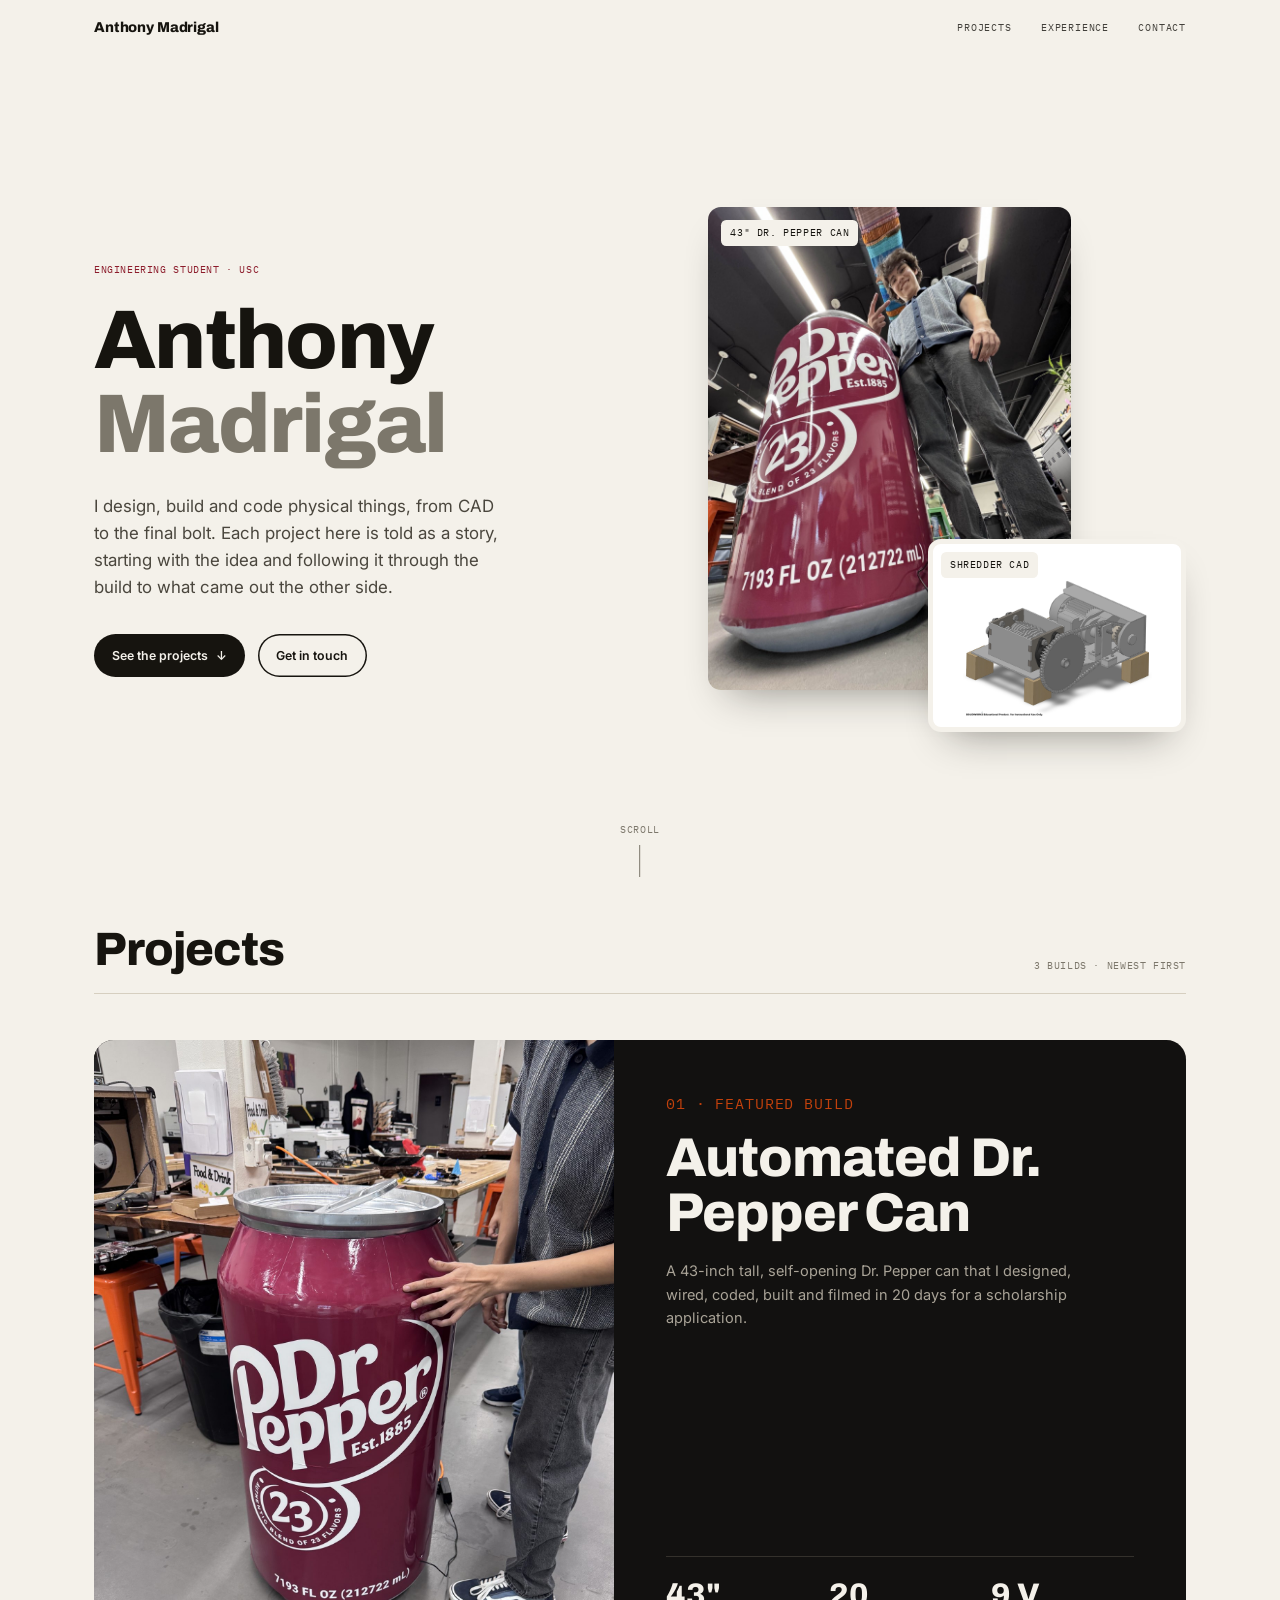
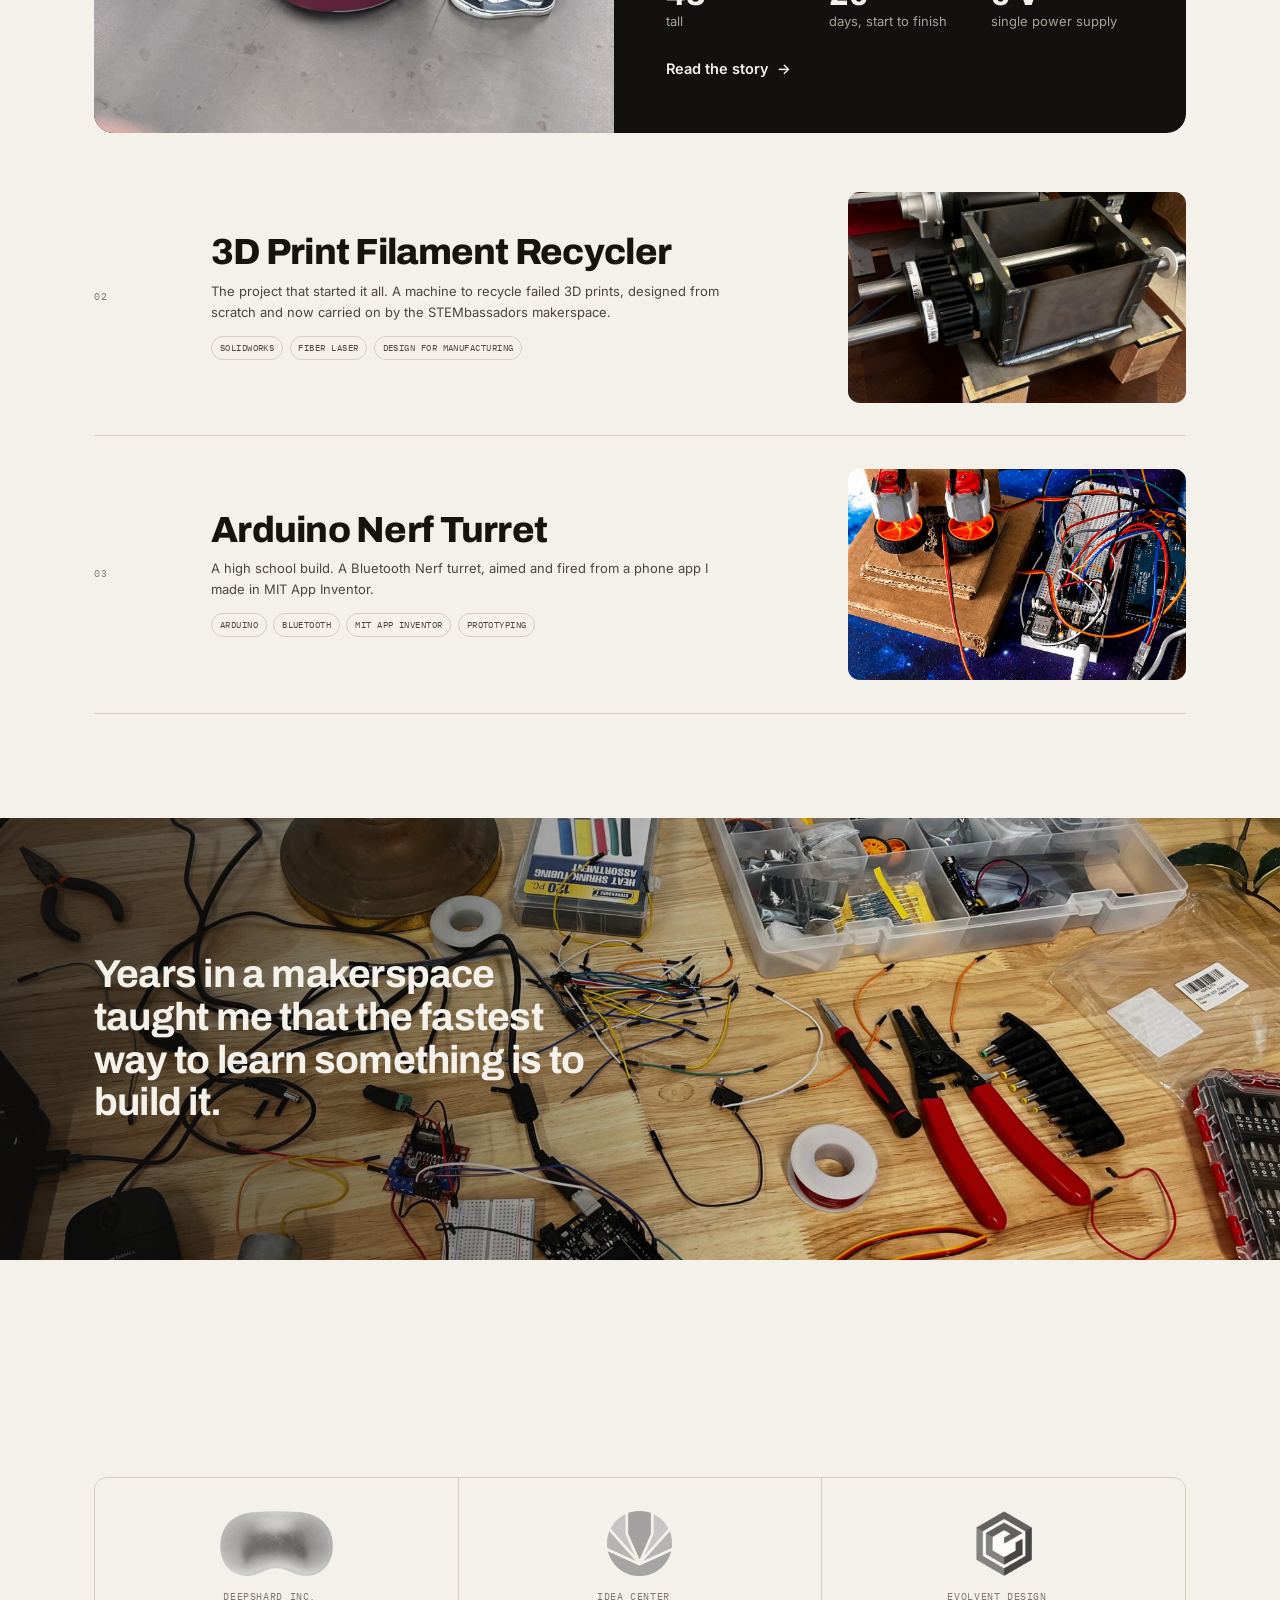
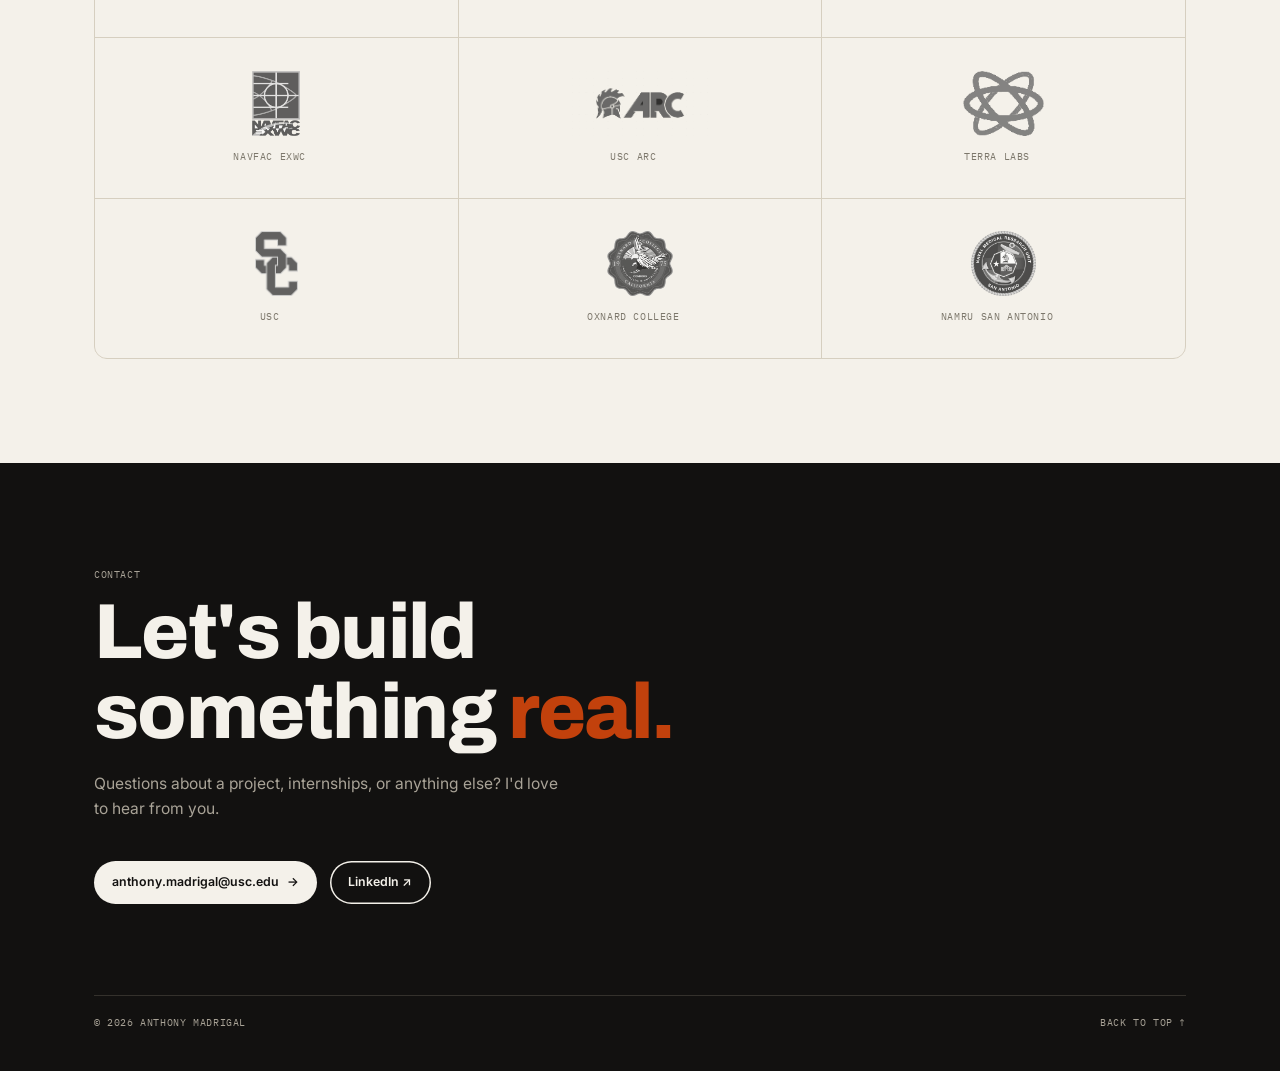
<file: index.html>
<!doctype html>
<html lang="en" class="no-js">
<head>
<meta charset="utf-8">
<meta name="viewport" content="width=device-width, initial-scale=1">
<title>Anthony Madrigal | Engineering Portfolio</title>
<meta name="description" content="Engineering student at USC. Projects in mechanical design, electronics and rapid prototyping.">
<meta property="og:title" content="Anthony Madrigal | Engineering Portfolio">
<meta property="og:description" content="Engineering student at USC. Projects in mechanical design, electronics and rapid prototyping.">
<link rel="icon" href="data:image/svg+xml,%3Csvg xmlns='http://www.w3.org/2000/svg' viewBox='0 0 64 64'%3E%3Crect width='64' height='64' rx='14' fill='%2316140f'/%3E%3Ctext x='32' y='43' font-family='Arial' font-weight='800' font-size='28' text-anchor='middle' fill='%23f4f1ea'%3EAM%3C/text%3E%3C/svg%3E">
<link rel="preconnect" href="https://fonts.googleapis.com">
<link rel="preconnect" href="https://fonts.gstatic.com" crossorigin>
<link href="https://fonts.googleapis.com/css2?family=Archivo:wght@500;700;800&family=IBM+Plex+Mono:wght@400;500&family=Inter:wght@400;500;600&display=swap" rel="stylesheet">
<link rel="stylesheet" href="css/style.css">
</head>
<body id="top">
<header class="site-header">
  <div class="wrap">
    <a class="brand" href="index.html">Anthony Madrigal</a>
    <nav class="nav" aria-label="Main">
      <a href="index.html#projects">Projects</a>
      <a href="index.html#experience">Experience</a>
      <a href="index.html#contact">Contact</a>
    </nav>
  </div>
</header>

<main>
  <section class="home-hero">
    <div class="wrap">
      <div>
        <p class="kicker mono reveal">Engineering student · USC</p>
        <h1 class="reveal">Anthony<span>Madrigal</span></h1>
        <p class="lede reveal">I design, build and code physical things, from CAD to the final bolt. Each project here is told as a story, starting with the idea and following it through the build to what came out the other side.</p>
        <div class="actions reveal">
          <a class="btn" href="#projects">See the projects <span class="arrow">↓</span></a>
          <a class="btn ghost" href="#contact">Get in touch</a>
        </div>
      </div>
      <div class="hero-stack reveal">
        <a class="a" href="projects/dr-pepper-can.html"><figure><img src="images/can/scale.jpg" alt="Anthony with the finished 43-inch Dr. Pepper can"><span class="tag mono">43" Dr. Pepper can</span></figure></a>
        <a class="b" href="projects/filament-recycler.html"><figure><img src="images/recycler/cad-full-assembly.jpg" alt="SolidWorks render of the filament recycler's shredder"><span class="tag mono">Shredder CAD</span></figure></a>
      </div>
    </div>
    <div class="scroll-cue mono">Scroll</div>
  </section>

  <section class="section" id="projects" style="padding-top:2rem">
    <div class="wrap">
      <div class="section-head reveal">
        <h2>Projects</h2>
        <span class="mono">3 builds · newest first</span>
      </div>

      <a class="featured reveal" href="projects/dr-pepper-can.html">
        <div class="media"><img src="images/can/hero.jpg" alt="The finished Dr. Pepper can in the makerspace"></div>
        <div class="body">
          <div>
            <p class="label mono">01 · Featured build</p>
            <h3>Automated Dr. Pepper Can</h3>
            <p>A 43-inch tall, self-opening Dr. Pepper can that I designed, wired, coded, built and filmed in 20 days for a scholarship application.</p>
          </div>
          <div>
            <div class="stats">
              <div><b>43"</b><span>tall</span></div>
              <div><b>20</b><span>days, start to finish</span></div>
              <div><b>9 V</b><span>single power supply</span></div>
            </div>
            <p class="go" style="margin:2rem 0 0;color:var(--on-dark)">Read the story <span class="arrow">→</span></p>
          </div>
        </div>
      </a>

      <div style="margin-top:2rem">
      <a class="project-row reveal" href="projects/filament-recycler.html">
        <span class="num mono">02</span>
        <div>
          <h3>3D Print Filament Recycler</h3>
          <p>The project that started it all. A machine to recycle failed 3D prints, designed from scratch and now carried on by the STEMbassadors makerspace.</p>
          <div class="chip-list"><span class="chip">SolidWorks</span><span class="chip">Fiber laser</span><span class="chip">Design for manufacturing</span></div>
        </div>
        <div class="thumb"><img src="images/recycler/shredder-assembled.jpg" alt="3D Print Filament Recycler" loading="lazy"></div>
      </a>
      <a class="project-row reveal" href="projects/nerf-turret.html">
        <span class="num mono">03</span>
        <div>
          <h3>Arduino Nerf Turret</h3>
          <p>A high school build. A Bluetooth Nerf turret, aimed and fired from a phone app I made in MIT App Inventor.</p>
          <div class="chip-list"><span class="chip">Arduino</span><span class="chip">Bluetooth</span><span class="chip">MIT App Inventor</span><span class="chip">Prototyping</span></div>
        </div>
        <div class="thumb"><img src="images/turret/turret.jpg" alt="Arduino Nerf Turret" loading="lazy"></div>
      </a>
      </div>
    </div>
  </section>

  <section class="band" aria-label="Workbench">
    <img src="images/home/workbench.jpg" alt="" loading="lazy">
    <div class="wrap"><blockquote class="reveal">Years in a makerspace taught me that the fastest way to learn something is to build it.</blockquote></div>
  </section>

  <section class="section" id="experience">
    <div class="wrap">
      <div class="section-head reveal">
        <h2>Where I've learned &amp; worked</h2>
        <span class="mono">Schools · labs · teams</span>
      </div>
      <div class="logos reveal">
        <a class="logo-link" href="https://x.com/itsalltruffles" target="_blank" rel="noopener" aria-label="Deepshard Inc. website (opens in a new tab)"><figure><img src="images/logos/deepshard.png" alt="" loading="lazy"><figcaption class="mono">Deepshard Inc. <span class="ext" aria-hidden="true">↗</span></figcaption></figure></a>
        <a class="logo-link" href="https://www.ideacentervta.com/" target="_blank" rel="noopener" aria-label="IDEA Center website (opens in a new tab)"><figure><img src="images/logos/idea-center.png" alt="" loading="lazy"><figcaption class="mono">IDEA Center <span class="ext" aria-hidden="true">↗</span></figcaption></figure></a>
        <a class="logo-link" href="https://evolventdesign.com" target="_blank" rel="noopener" aria-label="Evolvent Design website (opens in a new tab)"><figure><img src="images/logos/evolvent-design.png" alt="" loading="lazy"><figcaption class="mono">Evolvent Design <span class="ext" aria-hidden="true">↗</span></figcaption></figure></a>
        <a class="logo-link" href="https://exwc.navfac.navy.mil" target="_blank" rel="noopener" aria-label="NAVFAC EXWC website (opens in a new tab)"><figure><img src="images/logos/navfac-exwc.png" alt="" loading="lazy"><figcaption class="mono">NAVFAC EXWC <span class="ext" aria-hidden="true">↗</span></figcaption></figure></a>
        <a class="logo-link" href="https://www.usc-arc.com/" target="_blank" rel="noopener" aria-label="USC ARC website (opens in a new tab)"><figure><img src="images/logos/usc-arc.png" alt="" loading="lazy"><figcaption class="mono">USC ARC <span class="ext" aria-hidden="true">↗</span></figcaption></figure></a>
        <a class="logo-link" href="https://www.uscterralabs.com/" target="_blank" rel="noopener" aria-label="Terra Labs website (opens in a new tab)"><figure><img src="images/logos/terra-labs.png" alt="" loading="lazy"><figcaption class="mono">Terra Labs <span class="ext" aria-hidden="true">↗</span></figcaption></figure></a>
        <a class="logo-link" href="https://www.usc.edu" target="_blank" rel="noopener" aria-label="USC website (opens in a new tab)"><figure><img src="images/logos/usc.png" alt="" loading="lazy"><figcaption class="mono">USC <span class="ext" aria-hidden="true">↗</span></figcaption></figure></a>
        <a class="logo-link" href="https://www.oxnardcollege.edu" target="_blank" rel="noopener" aria-label="Oxnard College website (opens in a new tab)"><figure><img src="images/logos/oxnard-college.png" alt="" loading="lazy"><figcaption class="mono">Oxnard College <span class="ext" aria-hidden="true">↗</span></figcaption></figure></a>
        <a class="logo-link" href="https://www.med.navy.mil/Navy-Medicine-Research-and-Development-Command/R-D-Commands/Naval-Medical-Research-Unit-San-Antonio/" target="_blank" rel="noopener" aria-label="NAMRU San Antonio website (opens in a new tab)"><figure><img src="images/logos/namru-sa.png" alt="" loading="lazy"><figcaption class="mono">NAMRU San Antonio <span class="ext" aria-hidden="true">↗</span></figcaption></figure></a>
      </div>
    </div>
  </section>
</main>
<footer class="contact" id="contact">
  <div class="wrap">
    <p class="mono" style="color:var(--on-dark-2)">Contact</p>
    <h2 class="reveal">Let's build<br>something <em>real.</em></h2>
    <p class="lede reveal">Questions about a project, internships, or anything else? I'd love to hear from you.</p>
    <div class="links reveal">
      <a class="btn" href="mailto:anthony.madrigal@usc.edu">anthony.madrigal@usc.edu <span class="arrow">→</span></a>
      <a class="btn ghost" href="https://www.linkedin.com/in/madrigalanthony" target="_blank" rel="noopener">LinkedIn ↗</a>
    </div>
    <div class="foot mono">
      <span>© <span id="yr">2026</span> Anthony Madrigal</span>
      <a href="#top" style="text-decoration:none">Back to top ↑</a>
    </div>
  </div>
</footer>
<script>document.getElementById('yr').textContent = new Date().getFullYear();</script>
<script src="js/main.js"></script>
</body>
</html>
</file>
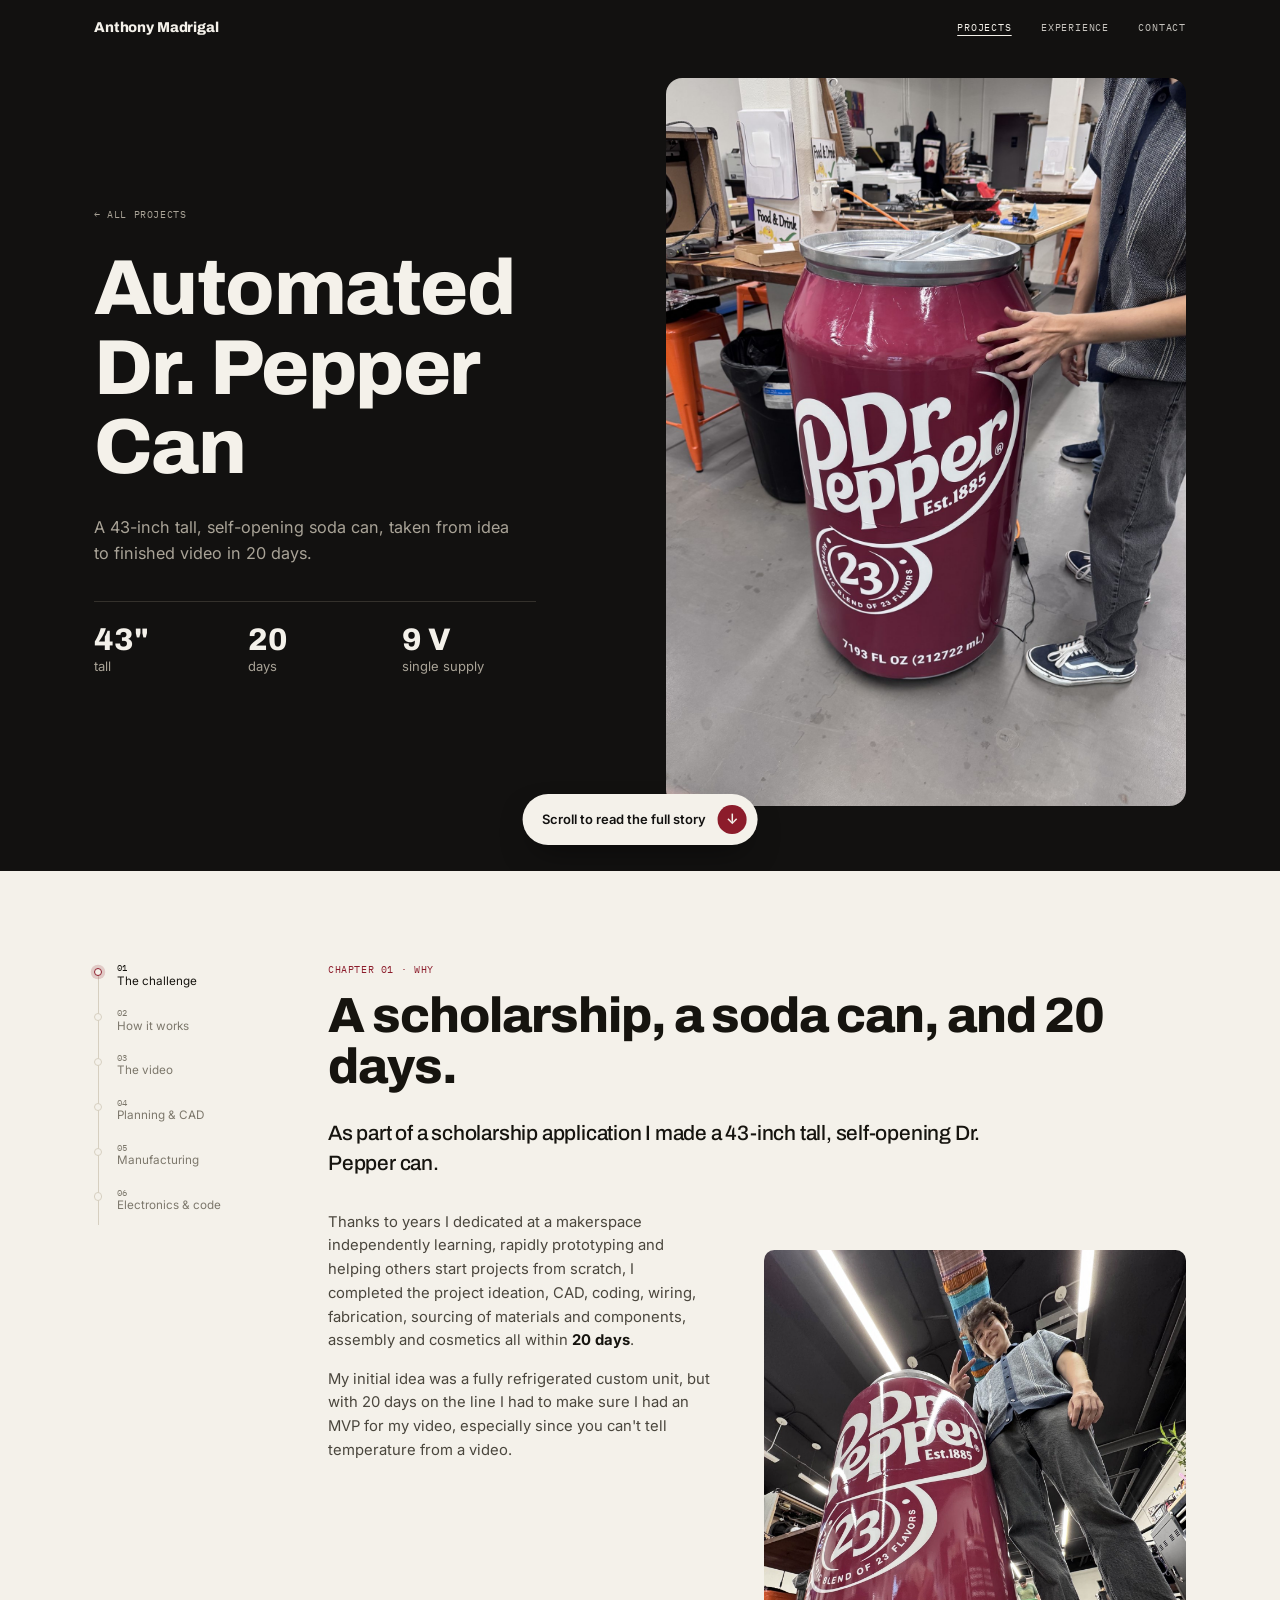
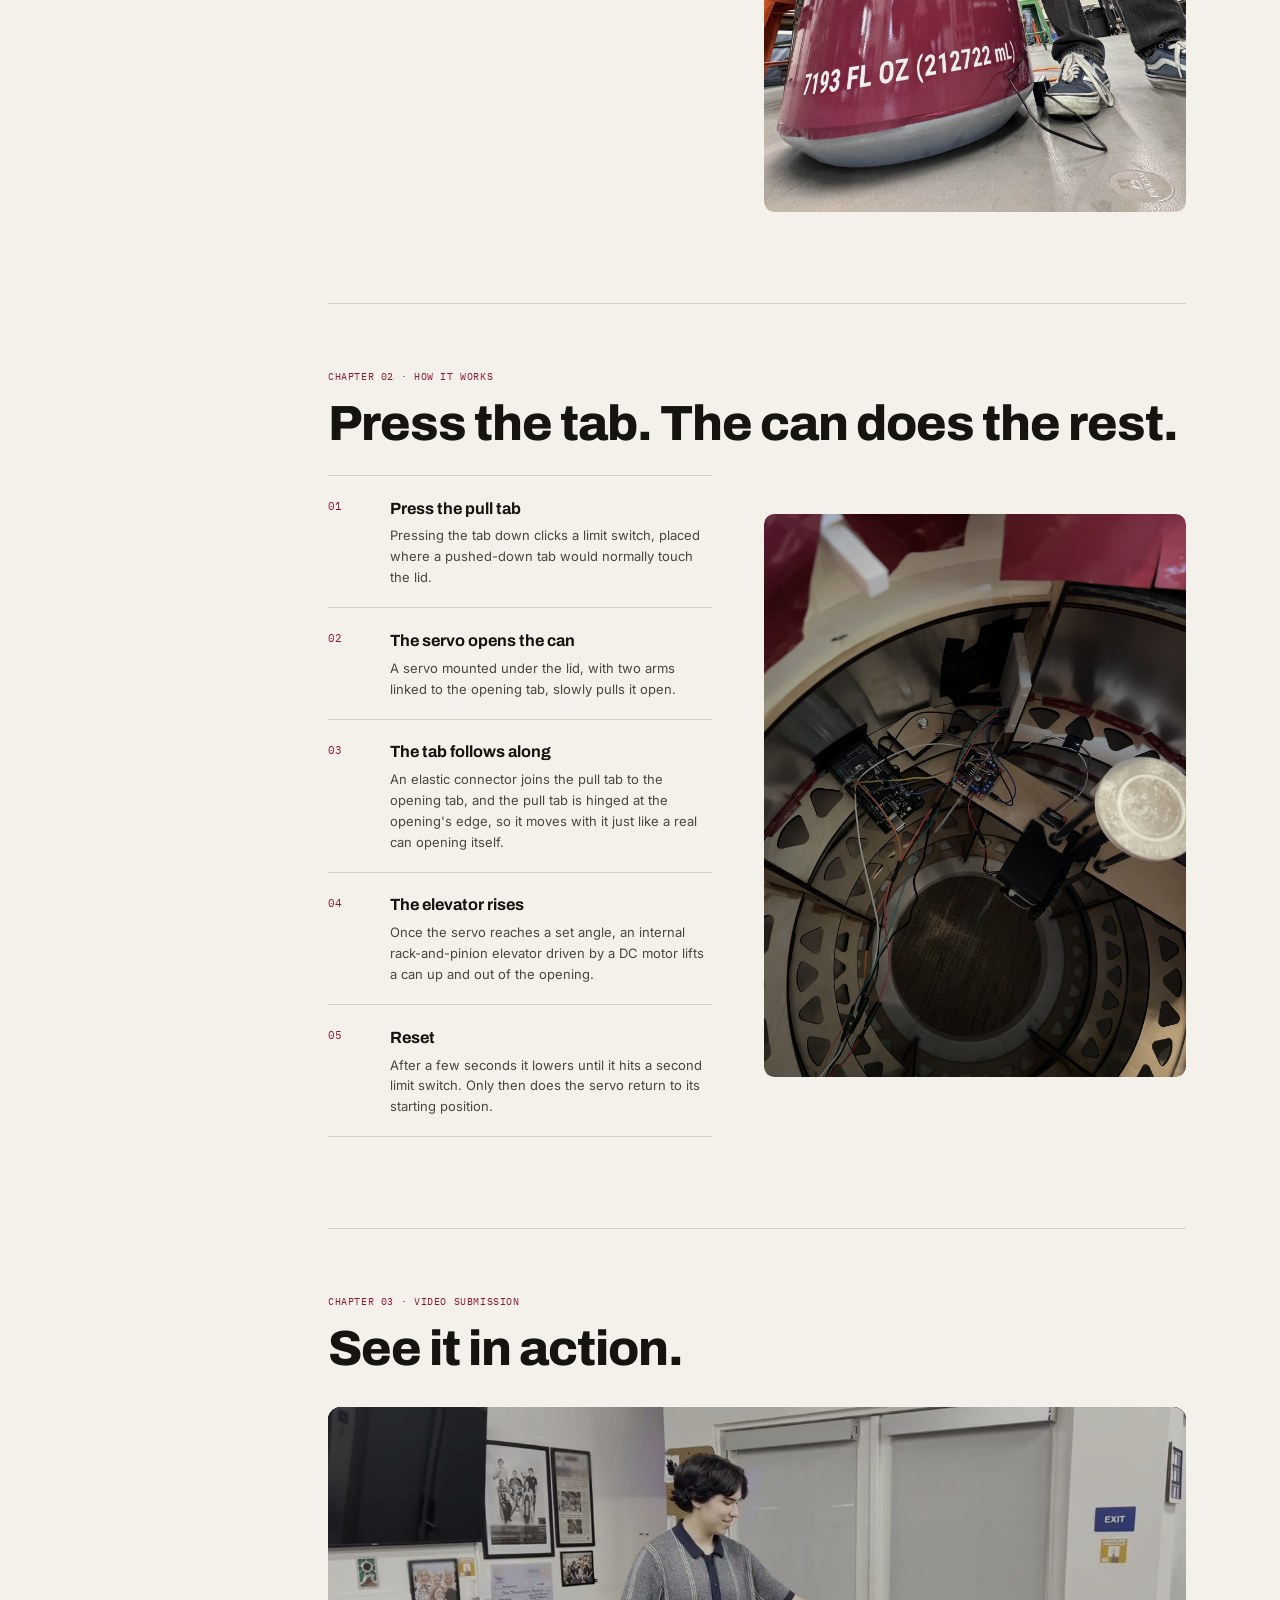
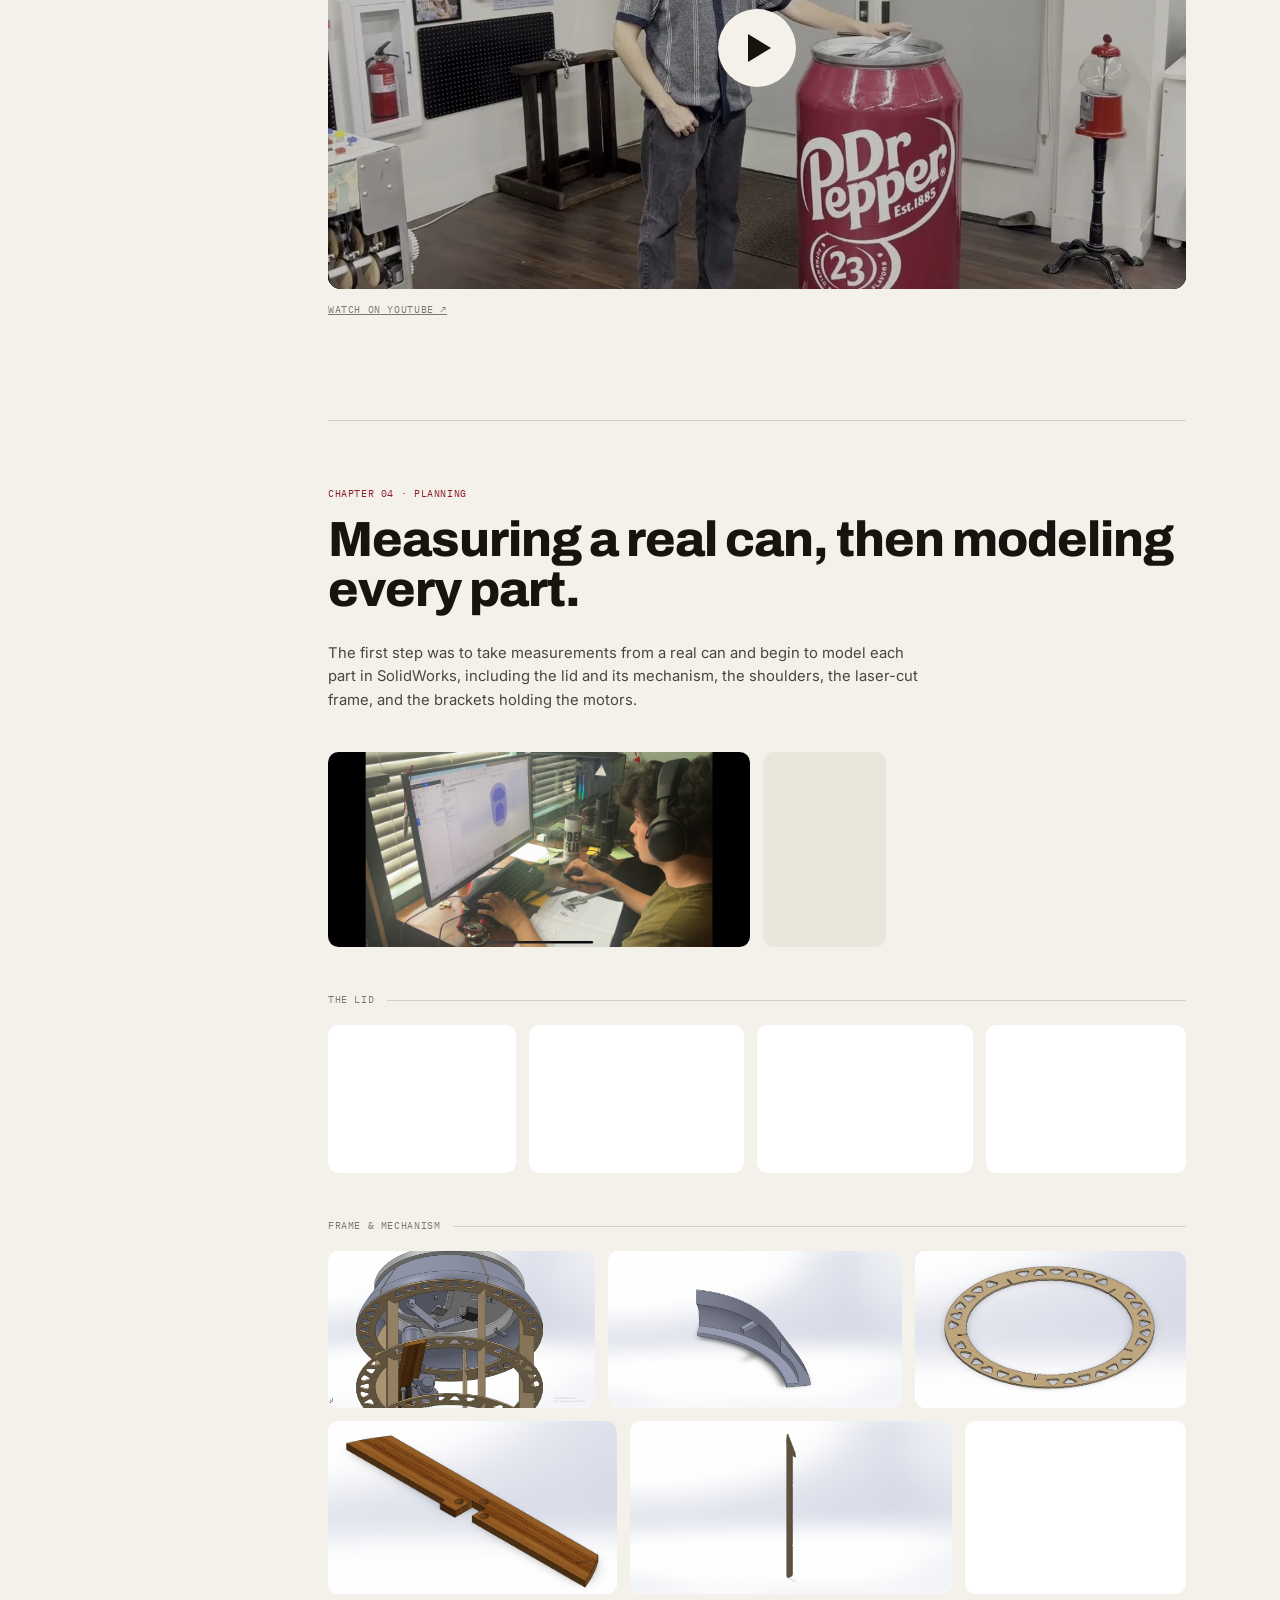
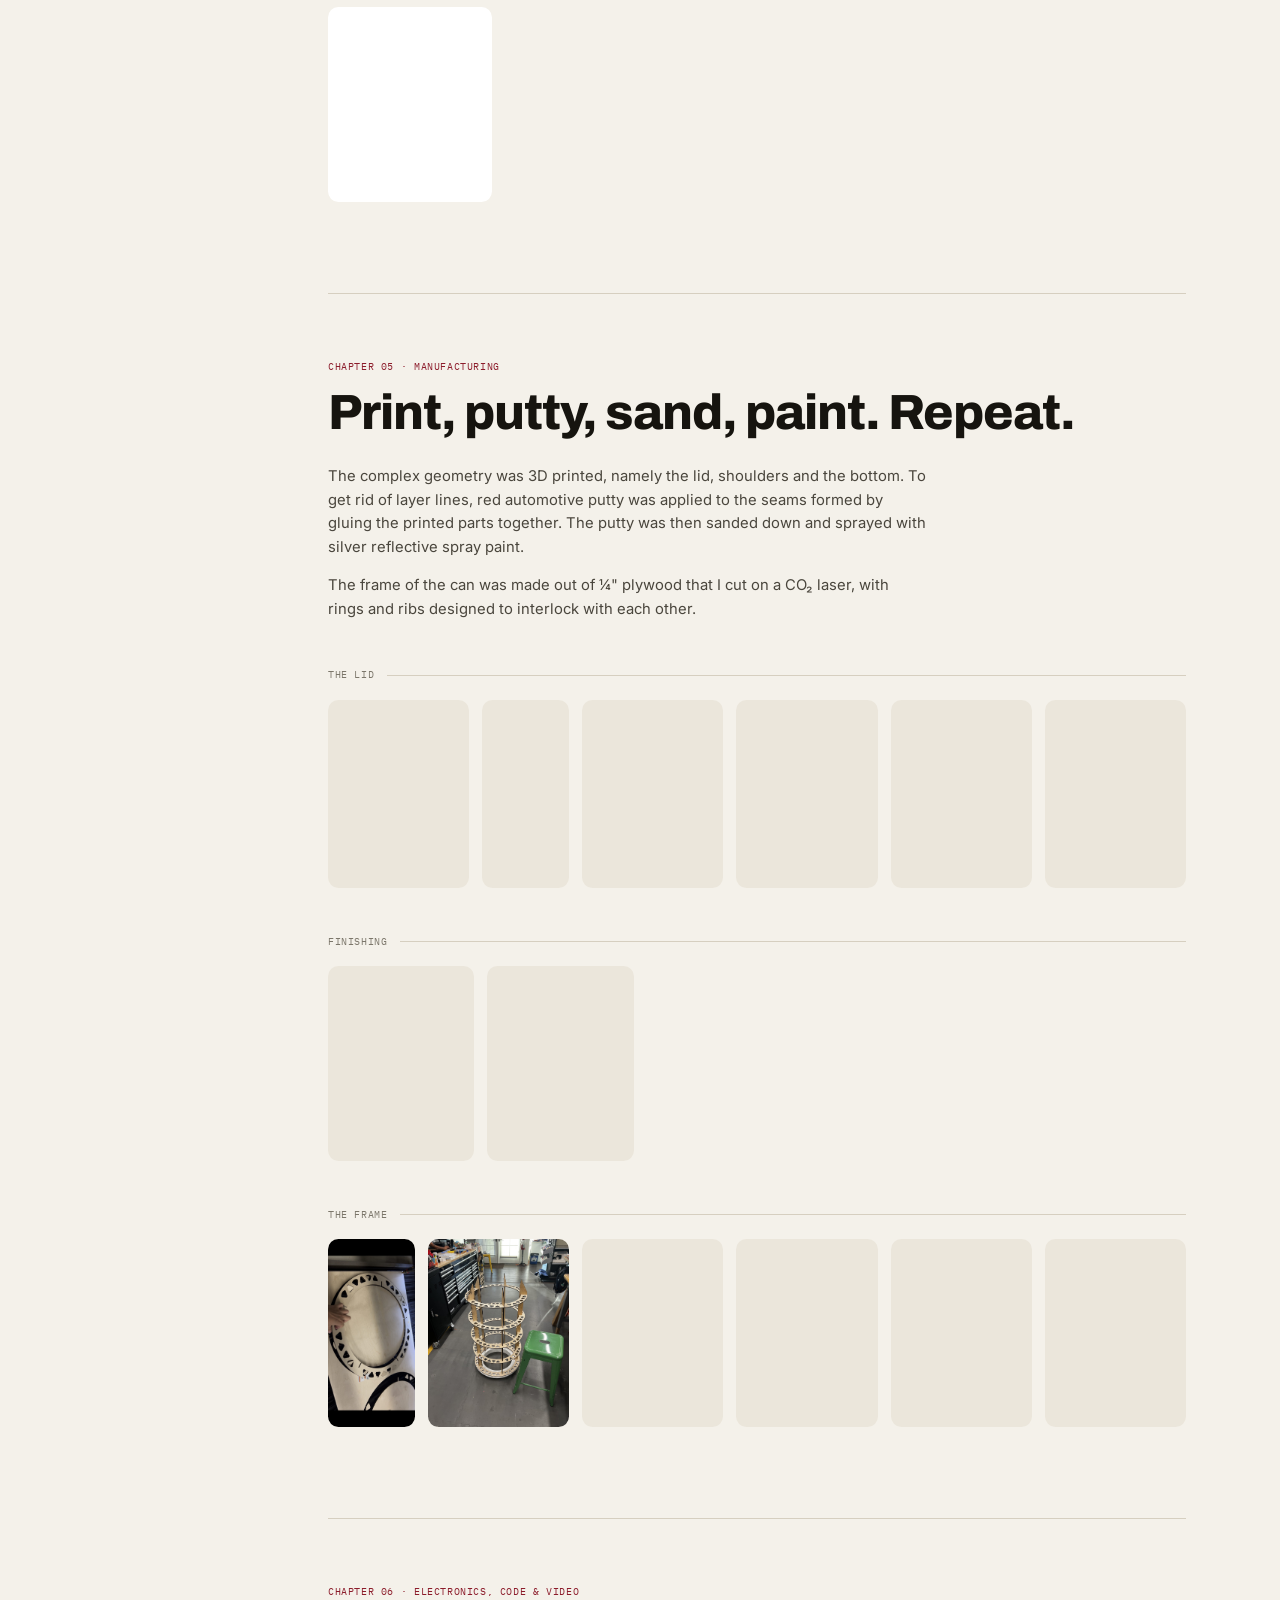
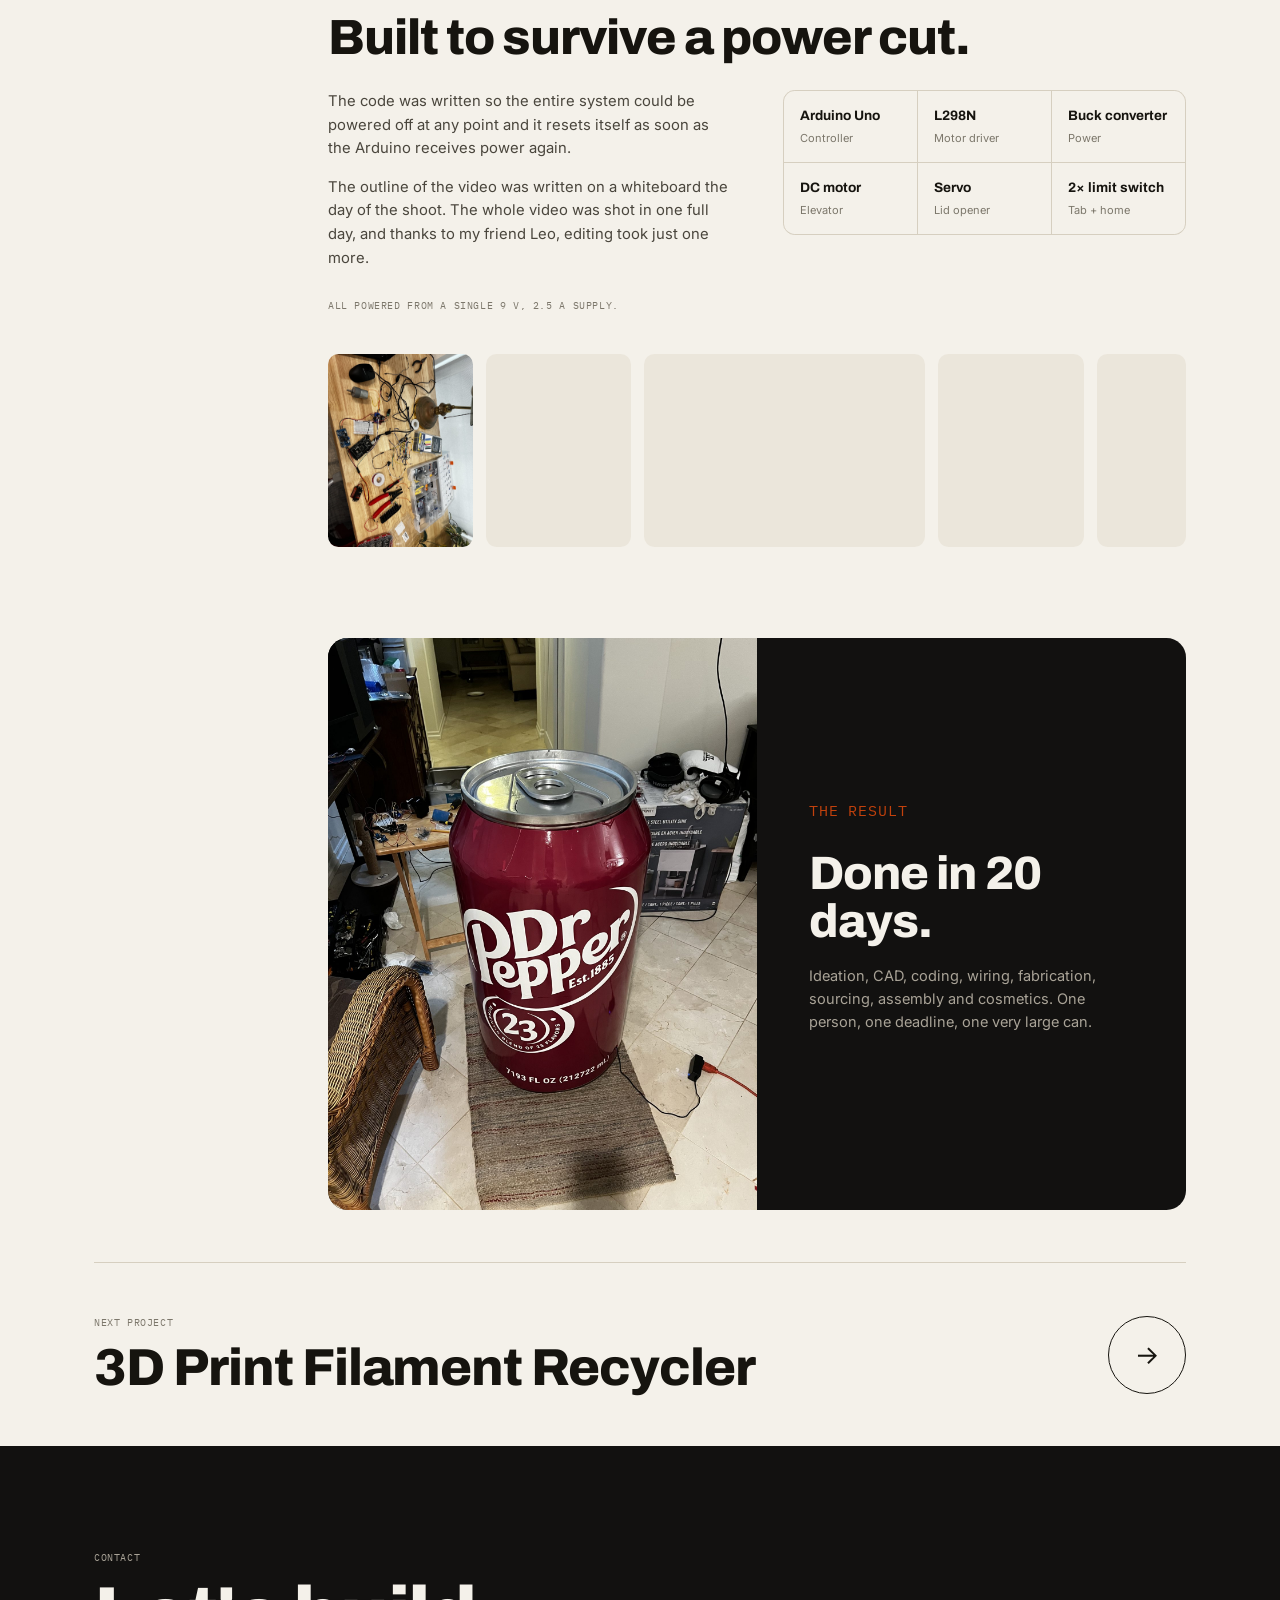
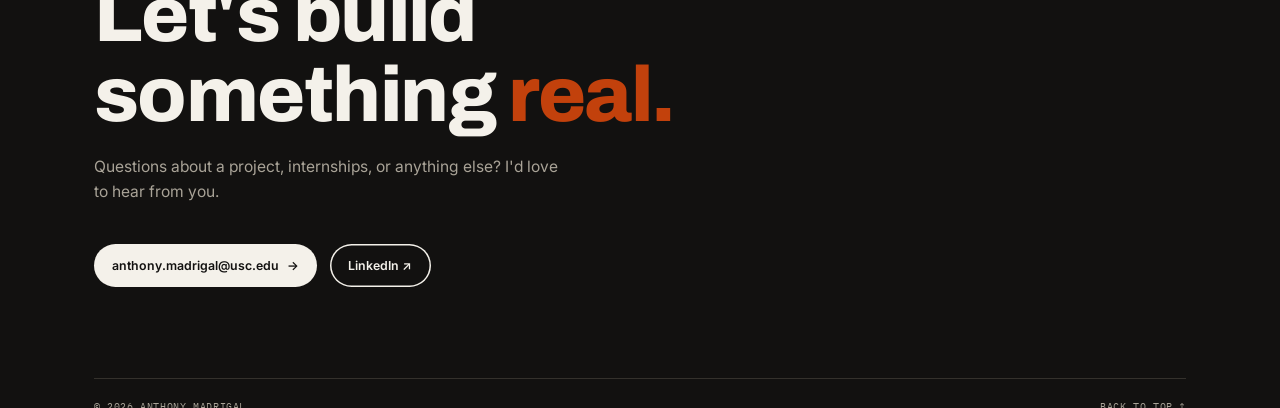
<file: projects/dr-pepper-can.html>
<!doctype html>
<html lang="en" class="no-js">
<head>
<meta charset="utf-8">
<meta name="viewport" content="width=device-width, initial-scale=1">
<title>Automated Dr. Pepper Can | Anthony Madrigal</title>
<meta name="description" content="A 43-inch tall, self-opening Dr. Pepper can that I designed, wired, coded, built and filmed in 20 days for a scholarship application.">
<meta property="og:title" content="Automated Dr. Pepper Can | Anthony Madrigal">
<meta property="og:description" content="A 43-inch tall, self-opening Dr. Pepper can that I designed, wired, coded, built and filmed in 20 days for a scholarship application.">
<link rel="icon" href="data:image/svg+xml,%3Csvg xmlns='http://www.w3.org/2000/svg' viewBox='0 0 64 64'%3E%3Crect width='64' height='64' rx='14' fill='%2316140f'/%3E%3Ctext x='32' y='43' font-family='Arial' font-weight='800' font-size='28' text-anchor='middle' fill='%23f4f1ea'%3EAM%3C/text%3E%3C/svg%3E">
<link rel="preconnect" href="https://fonts.googleapis.com">
<link rel="preconnect" href="https://fonts.gstatic.com" crossorigin>
<link href="https://fonts.googleapis.com/css2?family=Archivo:wght@500;700;800&family=IBM+Plex+Mono:wght@400;500&family=Inter:wght@400;500;600&display=swap" rel="stylesheet">
<link rel="stylesheet" href="../css/style.css">
</head>
<body id="top" class="project">
<div class="read-progress" aria-hidden="true"></div>
<header class="site-header on-dark">
  <div class="wrap">
    <a class="brand" href="../index.html">Anthony Madrigal</a>
    <nav class="nav" aria-label="Main">
      <a href="../index.html#projects" aria-current="page">Projects</a>
      <a href="../index.html#experience">Experience</a>
      <a href="../index.html#contact">Contact</a>
    </nav>
  </div>
</header>

<main>
  <section class="p-hero">
    <div class="wrap">
      <div>
        <p class="crumbs mono reveal"><a href="../index.html#projects">← All projects</a></p>
        <h1 class="reveal">Automated Dr. Pepper Can</h1>
        <p class="lede reveal">A 43-inch tall, self-opening soda can, taken from idea to finished video in 20 days.</p>
        <div class="stats reveal"><div><b>43&quot;</b><span>tall</span></div><div><b>20</b><span>days</span></div><div><b>9 V</b><span>single supply</span></div></div>
      </div>
      <div class="media reveal"><img src="../images/can/hero.jpg" alt="Automated Dr. Pepper Can"></div>
    </div>
    <a class="story-cue" href="#why"><span>Scroll to read the full story</span><span class="chev" aria-hidden="true">↓</span></a>
  </section>

  <div class="wrap">
    <div class="story">
      <aside class="rail" aria-label="Chapters">
        <ol>
          <span class="progress" aria-hidden="true"></span>
        <li><a href="#why"><small>01</small>The challenge</a></li>
        <li><a href="#how"><small>02</small>How it works</a></li>
        <li><a href="#video"><small>03</small>The video</a></li>
        <li><a href="#planning"><small>04</small>Planning &amp; CAD</a></li>
        <li><a href="#manufacturing"><small>05</small>Manufacturing</a></li>
        <li><a href="#electronics"><small>06</small>Electronics &amp; code</a></li>
        </ol>
      </aside>
      <div>
        <section class="chapter" id="why">
          <p class="eyebrow mono reveal">Chapter 01 · Why</p>
          <h2 class="reveal">A scholarship, a soda can, and 20 days.</h2>
          <p class="text big reveal">As part of a scholarship application I made a 43-inch tall, self-opening Dr. Pepper can.</p>
          <div class="split" style="margin-top:2.5rem">
            <div class="text reveal">
              <p>Thanks to years I dedicated at a makerspace independently learning, rapidly prototyping and helping others start projects from scratch, I completed the project ideation, CAD, coding, wiring, fabrication, sourcing of materials and components, assembly and cosmetics all within <strong>20 days</strong>.</p>
              <p>My initial idea was a fully refrigerated custom unit, but with 20 days on the line I had to make sure I had an MVP for my video, especially since you can't tell temperature from a video.</p>
            </div>
<div class="gallery  single reveal">
  <figure style="--r:0.75"><img src="../images/can/scale.jpg" alt="For scale" loading="lazy" decoding="async"><figcaption>For scale</figcaption></figure>
</div>
          </div>
        </section>
        <section class="chapter" id="how">
          <p class="eyebrow mono reveal">Chapter 02 · How it works</p>
          <h2 class="reveal">Press the tab. The can does the rest.</h2>
          <div class="split">
            <ol class="steps reveal">
              <li><div><b>Press the pull tab</b>Pressing the tab down clicks a limit switch, placed where a pushed-down tab would normally touch the lid.</div></li>
              <li><div><b>The servo opens the can</b>A servo mounted under the lid, with two arms linked to the opening tab, slowly pulls it open.</div></li>
              <li><div><b>The tab follows along</b>An elastic connector joins the pull tab to the opening tab, and the pull tab is hinged at the opening's edge, so it moves with it just like a real can opening itself.</div></li>
              <li><div><b>The elevator rises</b>Once the servo reaches a set angle, an internal rack-and-pinion elevator driven by a DC motor lifts a can up and out of the opening.</div></li>
              <li><div><b>Reset</b>After a few seconds it lowers until it hits a second limit switch. Only then does the servo return to its starting position.</div></li>
            </ol>
            <div class="sticky">
<div class="gallery  single reveal">
  <figure style="--r:0.75"><img src="../images/can/inside.jpg" alt="Looking down into the mechanism" loading="lazy" decoding="async"><figcaption>Looking down into the mechanism</figcaption></figure>
</div>
            </div>
          </div>
        </section>
        <section class="chapter" id="video">
          <p class="eyebrow mono reveal">Chapter 03 · Video submission</p>
          <h2 class="reveal">See it in action.</h2>
          <div class="video reveal">
            <button type="button" data-yt="c0I0LvTEppc" aria-label="Play the Dr. Pepper can video submission">
              <img src="../images/can/video-poster.jpg" alt="" loading="lazy">
              <span class="play" aria-hidden="true"></span>
            </button>
          </div>
          <p class="mono reveal" style="margin-top:1rem;color:var(--ink-3)"><a href="https://youtu.be/c0I0LvTEppc" target="_blank" rel="noopener">Watch on YouTube ↗</a></p>
        </section>
        <section class="chapter" id="planning">
          <p class="eyebrow mono reveal">Chapter 04 · Planning</p>
          <h2 class="reveal">Measuring a real can, then modeling every part.</h2>
          <div class="text reveal"><p>The first step was to take measurements from a real can and begin to model each part in SolidWorks, including the lid and its mechanism, the shoulders, the laser-cut frame, and the brackets holding the motors.</p></div>
<div class="gallery  reveal">
  <figure style="--r:2.165"><img src="../images/can/modeling.jpg" alt="Modeling in SolidWorks" loading="lazy" decoding="async"><figcaption>Modeling in SolidWorks</figcaption></figure>
  <figure style="--r:0.629"><img src="../images/can/cad-assembly.jpg" alt="Frame assembly" loading="lazy" decoding="async"><figcaption>Frame assembly</figcaption></figure>
</div>
          <p class="gallery-label mono reveal">The lid</p>
<div class="gallery cad reveal">
  <figure style="--r:1.267"><img src="../images/can/cad-lid.jpg" alt="Lid" loading="lazy" decoding="async"><figcaption>Lid</figcaption></figure>
  <figure style="--r:1.453"><img src="../images/can/cad-lid-top.jpg" alt="Lid, top" loading="lazy" decoding="async"><figcaption>Lid, top</figcaption></figure>
  <figure style="--r:1.461"><img src="../images/can/cad-lid-opening.jpg" alt="Lid opening" loading="lazy" decoding="async"><figcaption>Lid opening</figcaption></figure>
  <figure style="--r:1.351"><img src="../images/can/cad-lid-underside.jpg" alt="Lid underside mounts" loading="lazy" decoding="async"><figcaption>Lid underside mounts</figcaption></figure>
</div>
          <p class="gallery-label mono reveal">Frame &amp; mechanism</p>
<div class="gallery cad reveal">
  <figure style="--r:1.689"><img src="../images/can/cad-frame.jpg" alt="Frame" loading="lazy" decoding="async"><figcaption>Frame</figcaption></figure>
  <figure style="--r:1.864"><img src="../images/can/cad-shoulder.jpg" alt="Shoulder section" loading="lazy" decoding="async"><figcaption>Shoulder section</figcaption></figure>
  <figure style="--r:1.719"><img src="../images/can/cad-ring.jpg" alt="Interlocking ring" loading="lazy" decoding="async"><figcaption>Interlocking ring</figcaption></figure>
  <figure style="--r:1.671"><img src="../images/can/cad-rib.jpg" alt="Rib" loading="lazy" decoding="async"><figcaption>Rib</figcaption></figure>
  <figure style="--r:1.864"><img src="../images/can/cad-rod.jpg" alt="Rod" loading="lazy" decoding="async"><figcaption>Rod</figcaption></figure>
  <figure style="--r:1.277"><img src="../images/can/cad-servo-arm.jpg" alt="Servo arm" loading="lazy" decoding="async"><figcaption>Servo arm</figcaption></figure>
  <figure style="--r:0.842"><img src="../images/can/cad-bracket.jpg" alt="Motor bracket" loading="lazy" decoding="async"><figcaption>Motor bracket</figcaption></figure>
</div>
        </section>
        <section class="chapter" id="manufacturing">
          <p class="eyebrow mono reveal">Chapter 05 · Manufacturing</p>
          <h2 class="reveal">Print, putty, sand, paint. Repeat.</h2>
          <div class="text reveal">
            <p>The complex geometry was 3D printed, namely the lid, shoulders and the bottom. To get rid of layer lines, red automotive putty was applied to the seams formed by gluing the printed parts together. The putty was then sanded down and sprayed with silver reflective spray paint.</p>
            <p>The frame of the can was made out of ¼" plywood that I cut on a CO₂ laser, with rings and ribs designed to interlock with each other.</p>
          </div>
          <p class="gallery-label mono reveal">The lid</p>
<div class="gallery  reveal">
  <figure style="--r:0.75"><img src="../images/can/printed-parts.jpg" alt="Printed parts" loading="lazy" decoding="async"><figcaption>Printed parts</figcaption></figure>
  <figure style="--r:0.462"><img src="../images/can/putty.jpg" alt="Automotive putty on the seams" loading="lazy" decoding="async"><figcaption>Automotive putty on the seams</figcaption></figure>
  <figure style="--r:0.75"><img src="../images/can/printed-lid.jpg" alt="Printed lid" loading="lazy" decoding="async"><figcaption>Printed lid</figcaption></figure>
  <figure style="--r:0.75"><img src="../images/can/painted-lid.jpg" alt="Sanded and painted" loading="lazy" decoding="async"><figcaption>Sanded and painted</figcaption></figure>
  <figure style="--r:0.75"><img src="../images/can/pull-tab.jpg" alt="Pull tab" loading="lazy" decoding="async"><figcaption>Pull tab</figcaption></figure>
  <figure style="--r:0.75"><img src="../images/can/lid-internals.jpg" alt="Lid internals" loading="lazy" decoding="async"><figcaption>Lid internals</figcaption></figure>
</div>
          <p class="gallery-label mono reveal">Finishing</p>
<div class="gallery  reveal">
  <figure style="--r:0.75"><img src="../images/can/sanding-station.jpg" alt="Outdoor sanding and painting station" loading="lazy" decoding="async"><figcaption>Outdoor sanding and painting station</figcaption></figure>
  <figure style="--r:0.75"><img src="../images/can/respirator.jpg" alt="Suited up for spray paint" loading="lazy" decoding="async"><figcaption>Suited up for spray paint</figcaption></figure>
</div>
          <p class="gallery-label mono reveal">The frame</p>
<div class="gallery  reveal">
  <figure style="--r:0.462"><img src="../images/can/laser-ring.jpg" alt="Laser-cut ring" loading="lazy" decoding="async"><figcaption>Laser-cut ring</figcaption></figure>
  <figure style="--r:0.75"><img src="../images/can/frame.jpg" alt="Interlocking plywood frame" loading="lazy" decoding="async"><figcaption>Interlocking plywood frame</figcaption></figure>
  <figure style="--r:0.75"><img src="../images/can/frame-lid.jpg" alt="Frame with lid" loading="lazy" decoding="async"><figcaption>Frame with lid</figcaption></figure>
  <figure style="--r:0.75"><img src="../images/can/frame-inside.jpg" alt="Inside the frame" loading="lazy" decoding="async"><figcaption>Inside the frame</figcaption></figure>
  <figure style="--r:0.75"><img src="../images/can/wrapping-body.jpg" alt="Fitting the sheet-metal body" loading="lazy" decoding="async"><figcaption>Fitting the sheet-metal body</figcaption></figure>
  <figure style="--r:0.75"><img src="../images/can/wrapped.jpg" alt="Wrapping the body" loading="lazy" decoding="async"><figcaption>Wrapping the body</figcaption></figure>
</div>
        </section>
        <section class="chapter" id="electronics">
          <p class="eyebrow mono reveal">Chapter 06 · Electronics, code & video</p>
          <h2 class="reveal">Built to survive a power cut.</h2>
          <div class="split">
            <div class="text reveal">
              <p>The code was written so the entire system could be powered off at any point and it resets itself as soon as the Arduino receives power again.</p>
              <p>The outline of the video was written on a whiteboard the day of the shoot. The whole video was shot in one full day, and thanks to my friend Leo, editing took just one more.</p>
            </div>
            <div class="bom reveal" style="margin:0">
              <div><b>Arduino Uno</b><span>Controller</span></div>
              <div><b>L298N</b><span>Motor driver</span></div>
              <div><b>Buck converter</b><span>Power</span></div>
              <div><b>DC motor</b><span>Elevator</span></div>
              <div><b>Servo</b><span>Lid opener</span></div>
              <div><b>2× limit switch</b><span>Tab + home</span></div>
            </div>
          </div>
          <p class="mono reveal" style="color:var(--ink-3);margin-top:1rem">All powered from a single 9 V, 2.5 A supply.</p>
<div class="gallery  reveal">
  <figure style="--r:0.75"><img src="../images/can/electronics.jpg" alt="Electronics on the bench" loading="lazy" decoding="async"><figcaption>Electronics on the bench</figcaption></figure>
  <figure style="--r:0.75"><img src="../images/can/electronics-inside.jpg" alt="Electronics mounted inside the can" loading="lazy" decoding="async"><figcaption>Electronics mounted inside the can</figcaption></figure>
  <figure style="--r:1.45"><img src="../images/can/code.jpg" alt="Arduino code" loading="lazy" decoding="async"><figcaption>Arduino code</figcaption></figure>
  <figure style="--r:0.75"><img src="../images/can/whiteboard.jpg" alt="Video outline on the whiteboard" loading="lazy" decoding="async"><figcaption>Video outline on the whiteboard</figcaption></figure>
  <figure style="--r:0.462"><img src="../images/can/video-shoot.jpg" alt="Shooting the video" loading="lazy" decoding="async"><figcaption>Shooting the video</figcaption></figure>
</div>
        </section>

      <section class="finale reveal" aria-label="Final result">
        <img src="../images/can/final.jpg" alt="The finished Dr. Pepper can" loading="lazy">
        <div class="body">
          <p class="mono" style="color:var(--accent-2)">The result</p>
          <h2>Done in 20 days.</h2>
          <p>Ideation, CAD, coding, wiring, fabrication, sourcing, assembly and cosmetics. One person, one deadline, one very large can.</p>
        </div>
      </section>
      </div>
    </div>

    <a class="next" href="filament-recycler.html">
      <div><p class="mono">Next project</p><h3>3D Print Filament Recycler</h3></div>
      <span class="circle" aria-hidden="true">→</span>
    </a>
  </div>
</main>
<footer class="contact" id="contact">
  <div class="wrap">
    <p class="mono" style="color:var(--on-dark-2)">Contact</p>
    <h2 class="reveal">Let's build<br>something <em>real.</em></h2>
    <p class="lede reveal">Questions about a project, internships, or anything else? I'd love to hear from you.</p>
    <div class="links reveal">
      <a class="btn" href="mailto:anthony.madrigal@usc.edu">anthony.madrigal@usc.edu <span class="arrow">→</span></a>
      <a class="btn ghost" href="https://www.linkedin.com/in/madrigalanthony" target="_blank" rel="noopener">LinkedIn ↗</a>
    </div>
    <div class="foot mono">
      <span>© <span id="yr">2026</span> Anthony Madrigal</span>
      <a href="#top" style="text-decoration:none">Back to top ↑</a>
    </div>
  </div>
</footer>
<script>document.getElementById('yr').textContent = new Date().getFullYear();</script>
<script src="../js/main.js"></script>
</body>
</html>
</file>
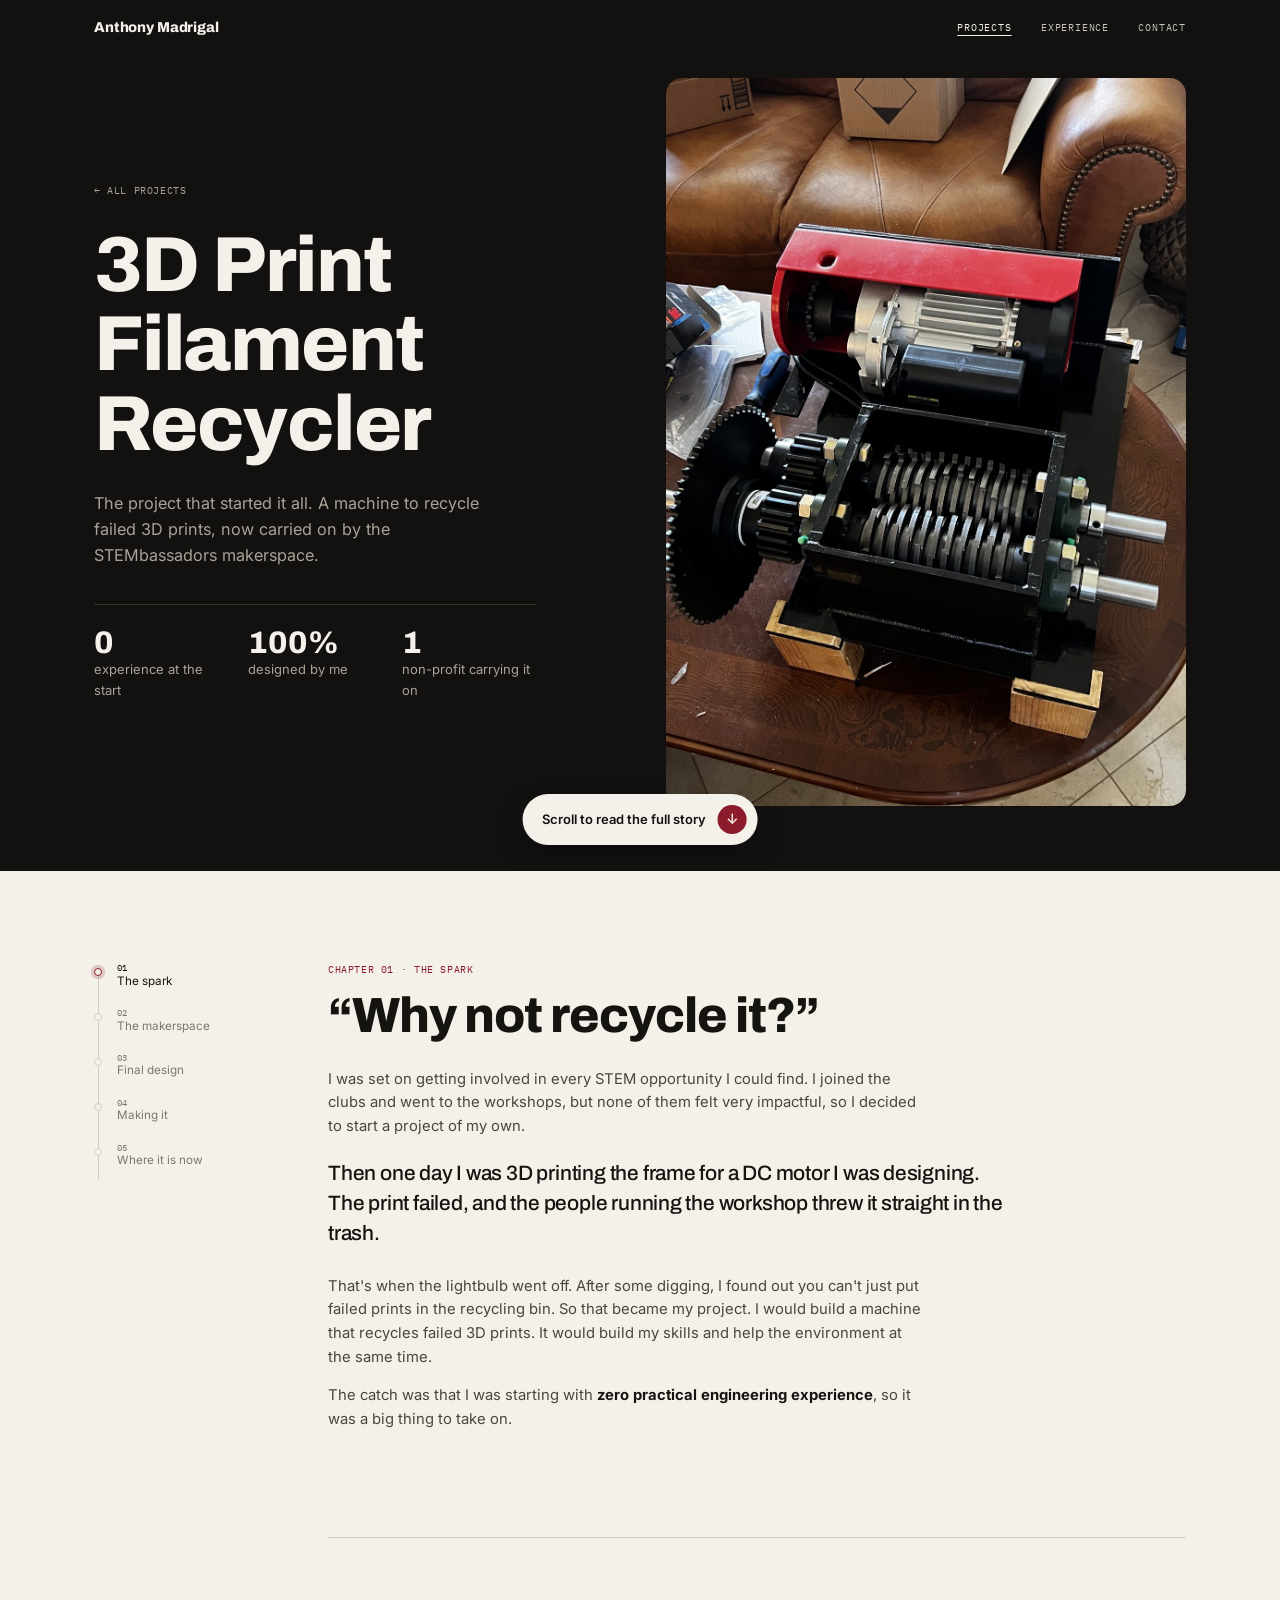
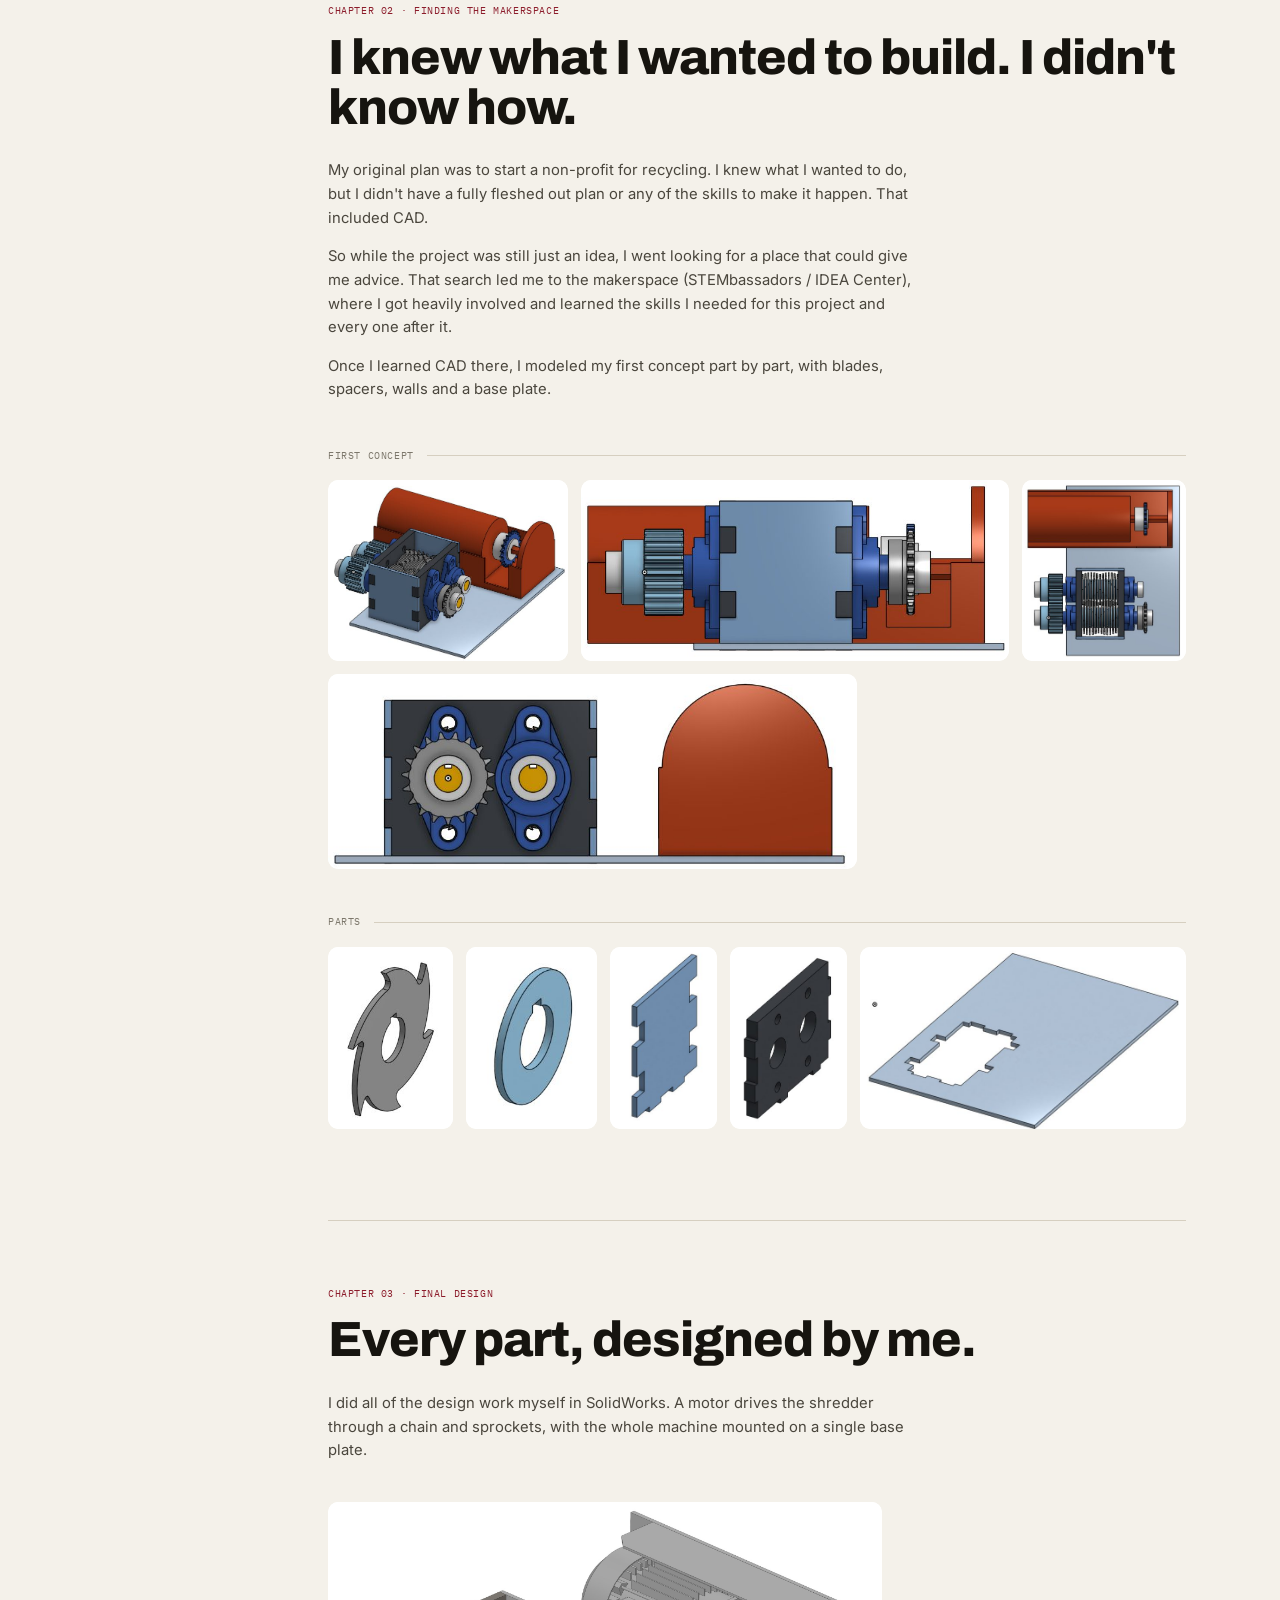
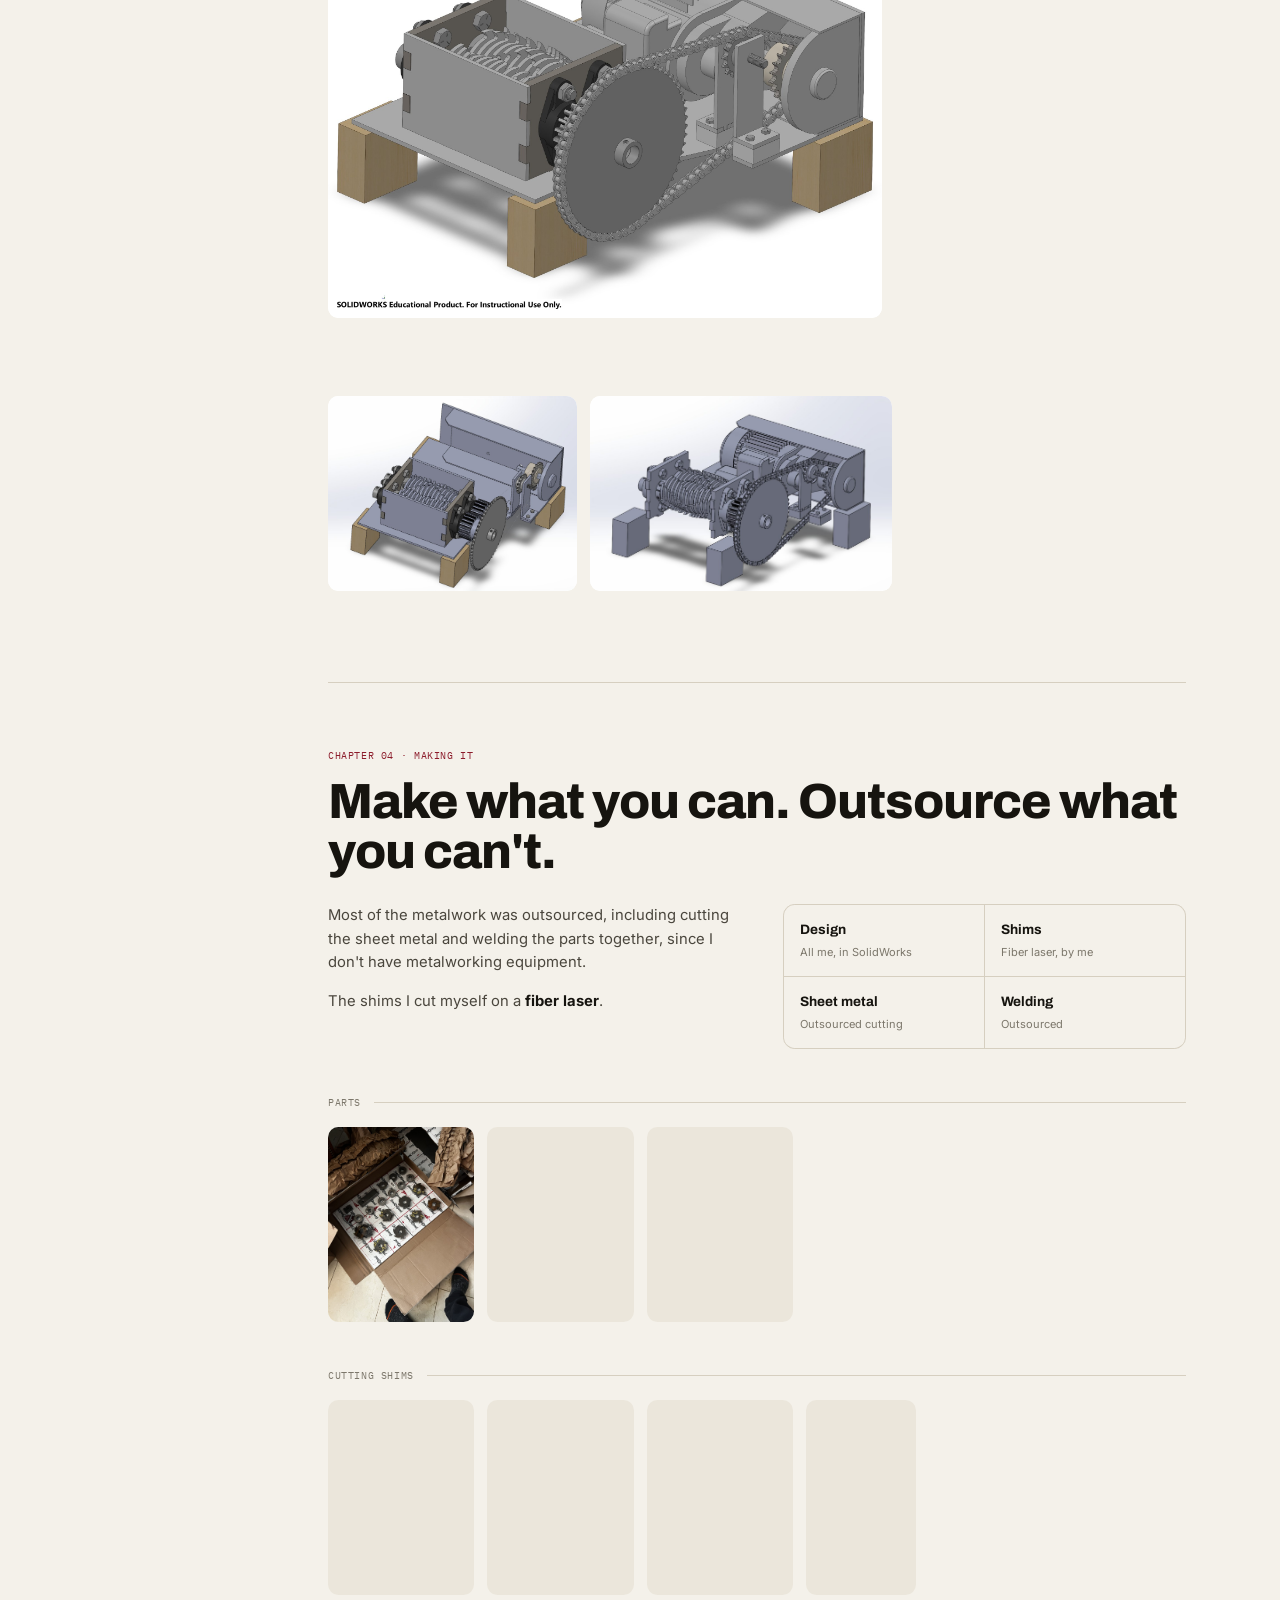
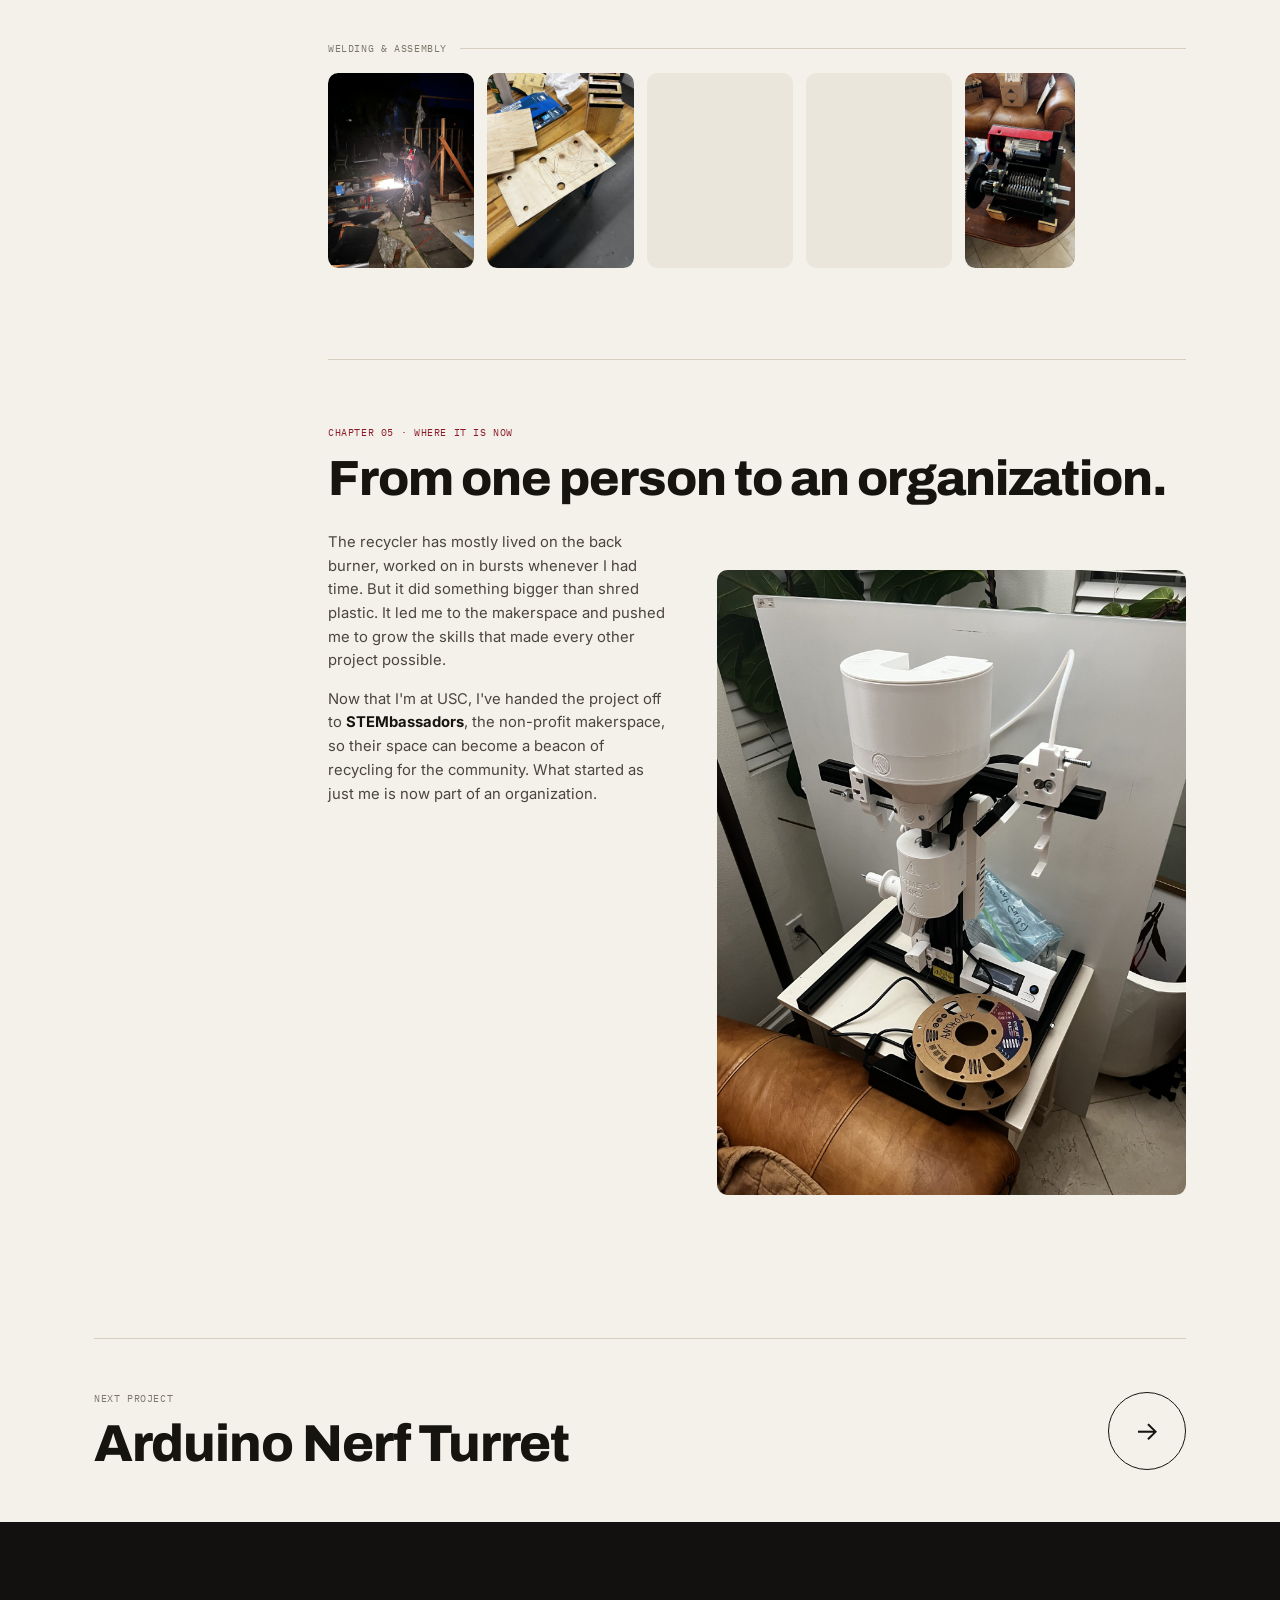
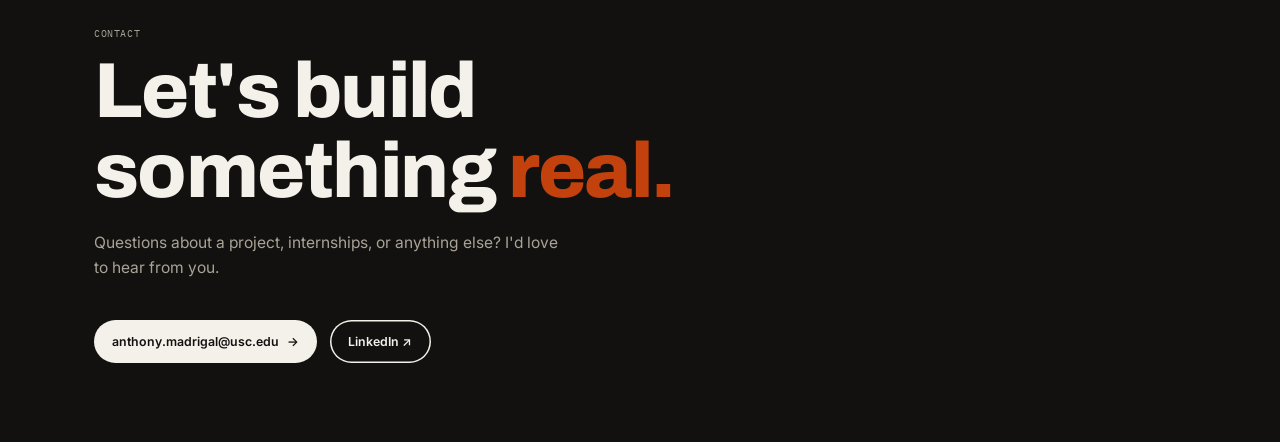
<file: projects/filament-recycler.html>
<!doctype html>
<html lang="en" class="no-js">
<head>
<meta charset="utf-8">
<meta name="viewport" content="width=device-width, initial-scale=1">
<title>3D Print Filament Recycler | Anthony Madrigal</title>
<meta name="description" content="The project that started it all. A machine to recycle failed 3D prints, designed from scratch and now carried on by the STEMbassadors makerspace.">
<meta property="og:title" content="3D Print Filament Recycler | Anthony Madrigal">
<meta property="og:description" content="The project that started it all. A machine to recycle failed 3D prints, designed from scratch and now carried on by the STEMbassadors makerspace.">
<link rel="icon" href="data:image/svg+xml,%3Csvg xmlns='http://www.w3.org/2000/svg' viewBox='0 0 64 64'%3E%3Crect width='64' height='64' rx='14' fill='%2316140f'/%3E%3Ctext x='32' y='43' font-family='Arial' font-weight='800' font-size='28' text-anchor='middle' fill='%23f4f1ea'%3EAM%3C/text%3E%3C/svg%3E">
<link rel="preconnect" href="https://fonts.googleapis.com">
<link rel="preconnect" href="https://fonts.gstatic.com" crossorigin>
<link href="https://fonts.googleapis.com/css2?family=Archivo:wght@500;700;800&family=IBM+Plex+Mono:wght@400;500&family=Inter:wght@400;500;600&display=swap" rel="stylesheet">
<link rel="stylesheet" href="../css/style.css">
</head>
<body id="top" class="project">
<div class="read-progress" aria-hidden="true"></div>
<header class="site-header on-dark">
  <div class="wrap">
    <a class="brand" href="../index.html">Anthony Madrigal</a>
    <nav class="nav" aria-label="Main">
      <a href="../index.html#projects" aria-current="page">Projects</a>
      <a href="../index.html#experience">Experience</a>
      <a href="../index.html#contact">Contact</a>
    </nav>
  </div>
</header>

<main>
  <section class="p-hero">
    <div class="wrap">
      <div>
        <p class="crumbs mono reveal"><a href="../index.html#projects">← All projects</a></p>
        <h1 class="reveal">3D Print Filament Recycler</h1>
        <p class="lede reveal">The project that started it all. A machine to recycle failed 3D prints, now carried on by the STEMbassadors makerspace.</p>
        <div class="stats reveal"><div><b>0</b><span>experience at the start</span></div><div><b>100%</b><span>designed by me</span></div><div><b>1</b><span>non-profit carrying it on</span></div></div>
      </div>
      <div class="media reveal"><img src="../images/recycler/shredder-built.jpg" alt="3D Print Filament Recycler"></div>
    </div>
    <a class="story-cue" href="#why"><span>Scroll to read the full story</span><span class="chev" aria-hidden="true">↓</span></a>
  </section>

  <div class="wrap">
    <div class="story">
      <aside class="rail" aria-label="Chapters">
        <ol>
          <span class="progress" aria-hidden="true"></span>
        <li><a href="#why"><small>01</small>The spark</a></li>
        <li><a href="#concept"><small>02</small>The makerspace</a></li>
        <li><a href="#design"><small>03</small>Final design</a></li>
        <li><a href="#build"><small>04</small>Making it</a></li>
        <li><a href="#now"><small>05</small>Where it is now</a></li>
        </ol>
      </aside>
      <div>
        <section class="chapter" id="why">
          <p class="eyebrow mono reveal">Chapter 01 · The spark</p>
          <h2 class="reveal">“Why not recycle it?”</h2>
          <p class="text reveal">I was set on getting involved in every STEM opportunity I could find. I joined the clubs and went to the workshops, but none of them felt very impactful, so I decided to start a project of my own.</p>
          <p class="text big reveal" style="margin-top:1.5rem">Then one day I was 3D printing the frame for a DC motor I was designing. The print failed, and the people running the workshop threw it straight in the trash.</p>
          <div class="text reveal" style="margin-top:2rem">
            <p>That's when the lightbulb went off. After some digging, I found out you can't just put failed prints in the recycling bin. So that became my project. I would build a machine that recycles failed 3D prints. It would build my skills and help the environment at the same time.</p>
            <p>The catch was that I was starting with <strong>zero practical engineering experience</strong>, so it was a big thing to take on.</p>
          </div>
        </section>
        <section class="chapter" id="concept">
          <p class="eyebrow mono reveal">Chapter 02 · Finding the makerspace</p>
          <h2 class="reveal">I knew what I wanted to build. I didn't know how.</h2>
          <div class="text reveal">
            <p>My original plan was to start a non-profit for recycling. I knew what I wanted to do, but I didn't have a fully fleshed out plan or any of the skills to make it happen. That included CAD.</p>
            <p>So while the project was still just an idea, I went looking for a place that could give me advice. That search led me to the makerspace (STEMbassadors / IDEA Center), where I got heavily involved and learned the skills I needed for this project and every one after it.</p>
            <p>Once I learned CAD there, I modeled my first concept part by part, with blades, spacers, walls and a base plate.</p>
          </div>
          <p class="gallery-label mono reveal">First concept</p>
<div class="gallery cad reveal">
  <figure style="--r:1.328"><img src="../images/recycler/early-iso.jpg" alt="Isometric view" loading="lazy" decoding="async"><figcaption>Isometric view</figcaption></figure>
  <figure style="--r:2.366"><img src="../images/recycler/early-front.jpg" alt="Front view" loading="lazy" decoding="async"><figcaption>Front view</figcaption></figure>
  <figure style="--r:0.906"><img src="../images/recycler/early-top.jpg" alt="Top view" loading="lazy" decoding="async"><figcaption>Top view</figcaption></figure>
  <figure style="--r:2.713"><img src="../images/recycler/early-right.jpg" alt="Right view" loading="lazy" decoding="async"><figcaption>Right view</figcaption></figure>
</div>
          <p class="gallery-label mono reveal">Parts</p>
<div class="gallery cad reveal">
  <figure style="--r:0.684"><img src="../images/recycler/early-blade.jpg" alt="Blade" loading="lazy" decoding="async"><figcaption>Blade</figcaption></figure>
  <figure style="--r:0.72"><img src="../images/recycler/early-spacer.jpg" alt="Spacer" loading="lazy" decoding="async"><figcaption>Spacer</figcaption></figure>
  <figure style="--r:0.586"><img src="../images/recycler/early-wall-quarter.jpg" alt="1/4&quot; wall" loading="lazy" decoding="async"><figcaption>1/4&quot; wall</figcaption></figure>
  <figure style="--r:0.642"><img src="../images/recycler/early-wall-five-eighths.jpg" alt="5/8&quot; wall" loading="lazy" decoding="async"><figcaption>5/8&quot; wall</figcaption></figure>
  <figure style="--r:1.79"><img src="../images/recycler/early-baseplate.jpg" alt="Base plate" loading="lazy" decoding="async"><figcaption>Base plate</figcaption></figure>
</div>
        </section>
        <section class="chapter" id="design">
          <p class="eyebrow mono reveal">Chapter 03 · Final design</p>
          <h2 class="reveal">Every part, designed by me.</h2>
          <div class="text reveal">
            <p>I did all of the design work myself in SolidWorks. A motor drives the shredder through a chain and sprockets, with the whole machine mounted on a single base plate.</p>
          </div>
<div class="gallery cad single reveal">
  <figure style="--r:1.332"><img src="../images/recycler/cad-full-assembly.jpg" alt="Full final assembly with motor, chain drive and shredder" loading="lazy" decoding="async"><figcaption>Full final assembly with motor, chain drive and shredder</figcaption></figure>
</div>
          <p class="gallery-label mono reveal">Along the way</p>
<div class="gallery cad reveal">
  <figure style="--r:1.278"><img src="../images/recycler/cad-final.jpg" alt="Shredder assembly" loading="lazy" decoding="async"><figcaption>Shredder assembly</figcaption></figure>
  <figure style="--r:1.55"><img src="../images/recycler/cad-shredder.jpg" alt="Shredder with motor" loading="lazy" decoding="async"><figcaption>Shredder with motor</figcaption></figure>
</div>
        </section>
        <section class="chapter" id="build">
          <p class="eyebrow mono reveal">Chapter 04 · Making it</p>
          <h2 class="reveal">Make what you can. Outsource what you can't.</h2>
          <div class="split">
            <div class="text reveal">
              <p>Most of the metalwork was outsourced, including cutting the sheet metal and welding the parts together, since I don't have metalworking equipment.</p>
              <p>The shims I cut myself on a <strong>fiber laser</strong>.</p>
            </div>
            <div class="bom reveal" style="margin:0;grid-template-columns:1fr 1fr">
              <div><b>Design</b><span>All me, in SolidWorks</span></div>
              <div><b>Shims</b><span>Fiber laser, by me</span></div>
              <div><b>Sheet metal</b><span>Outsourced cutting</span></div>
              <div><b>Welding</b><span>Outsourced</span></div>
            </div>
          </div>
          <p class="gallery-label mono reveal">Parts</p>
<div class="gallery  reveal">
  <figure style="--r:0.75"><img src="../images/recycler/parts-blades.jpg" alt="Shredder blades" loading="lazy" decoding="async"><figcaption>Shredder blades</figcaption></figure>
  <figure style="--r:0.75"><img src="../images/recycler/parts-gears.jpg" alt="Gears and hardware" loading="lazy" decoding="async"><figcaption>Gears and hardware</figcaption></figure>
  <figure style="--r:0.75"><img src="../images/recycler/parts-bearings.jpg" alt="Bearings" loading="lazy" decoding="async"><figcaption>Bearings</figcaption></figure>
</div>
          <p class="gallery-label mono reveal">Cutting shims</p>
<div class="gallery  reveal">
  <figure style="--r:0.75"><img src="../images/recycler/laser-cut.jpg" alt="Cutting on the fiber laser" loading="lazy" decoding="async"><figcaption>Cutting on the fiber laser</figcaption></figure>
  <figure style="--r:0.75"><img src="../images/recycler/spacer.jpg" alt="Laser-cut shim" loading="lazy" decoding="async"><figcaption>Laser-cut shim</figcaption></figure>
  <figure style="--r:0.75"><img src="../images/recycler/keyed-part.jpg" alt="Keyed shim" loading="lazy" decoding="async"><figcaption>Keyed shim</figcaption></figure>
  <figure style="--r:0.563"><img src="../images/recycler/cut-parts.jpg" alt="Cut parts" loading="lazy" decoding="async"><figcaption>Cut parts</figcaption></figure>
</div>
          <p class="gallery-label mono reveal">Welding &amp; assembly</p>
<div class="gallery  reveal">
  <figure style="--r:0.75"><img src="../images/recycler/welding.jpg" alt="Welding" loading="lazy" decoding="async"><figcaption>Welding</figcaption></figure>
  <figure style="--r:0.75"><img src="../images/recycler/plywood-base.jpg" alt="Plywood base" loading="lazy" decoding="async"><figcaption>Plywood base</figcaption></figure>
  <figure style="--r:0.75"><img src="../images/recycler/assembly-plate.jpg" alt="Assembling the blade housing" loading="lazy" decoding="async"><figcaption>Assembling the blade housing</figcaption></figure>
  <figure style="--r:0.75"><img src="../images/recycler/shredder-assembled.jpg" alt="Shredder assembled" loading="lazy" decoding="async"><figcaption>Shredder assembled</figcaption></figure>
  <figure style="--r:0.562"><img src="../images/recycler/shredder-built.jpg" alt="Shredder with drive" loading="lazy" decoding="async"><figcaption>Shredder with drive</figcaption></figure>
</div>
        </section>
        <section class="chapter" id="now">
          <p class="eyebrow mono reveal">Chapter 05 · Where it is now</p>
          <h2 class="reveal">From one person to an organization.</h2>
          <div class="split">
            <div class="text reveal">
              <p>The recycler has mostly lived on the back burner, worked on in bursts whenever I had time. But it did something bigger than shred plastic. It led me to the makerspace and pushed me to grow the skills that made every other project possible.</p>
              <p>Now that I'm at USC, I've handed the project off to <strong>STEMbassadors</strong>, the non-profit makerspace, so their space can become a beacon of recycling for the community. What started as just me is now part of an organization.</p>
            </div>
<div class="gallery  single reveal">
  <figure style="--r:0.75"><img src="../images/recycler/extruder.jpg" alt="The extrusion stage" loading="lazy" decoding="async"><figcaption>The extrusion stage</figcaption></figure>
</div>
          </div>
        </section>

      </div>
    </div>

    <a class="next" href="nerf-turret.html">
      <div><p class="mono">Next project</p><h3>Arduino Nerf Turret</h3></div>
      <span class="circle" aria-hidden="true">→</span>
    </a>
  </div>
</main>
<footer class="contact" id="contact">
  <div class="wrap">
    <p class="mono" style="color:var(--on-dark-2)">Contact</p>
    <h2 class="reveal">Let's build<br>something <em>real.</em></h2>
    <p class="lede reveal">Questions about a project, internships, or anything else? I'd love to hear from you.</p>
    <div class="links reveal">
      <a class="btn" href="mailto:anthony.madrigal@usc.edu">anthony.madrigal@usc.edu <span class="arrow">→</span></a>
      <a class="btn ghost" href="https://www.linkedin.com/in/madrigalanthony" target="_blank" rel="noopener">LinkedIn ↗</a>
    </div>
    <div class="foot mono">
      <span>© <span id="yr">2026</span> Anthony Madrigal</span>
      <a href="#top" style="text-decoration:none">Back to top ↑</a>
    </div>
  </div>
</footer>
<script>document.getElementById('yr').textContent = new Date().getFullYear();</script>
<script src="../js/main.js"></script>
</body>
</html>
</file>
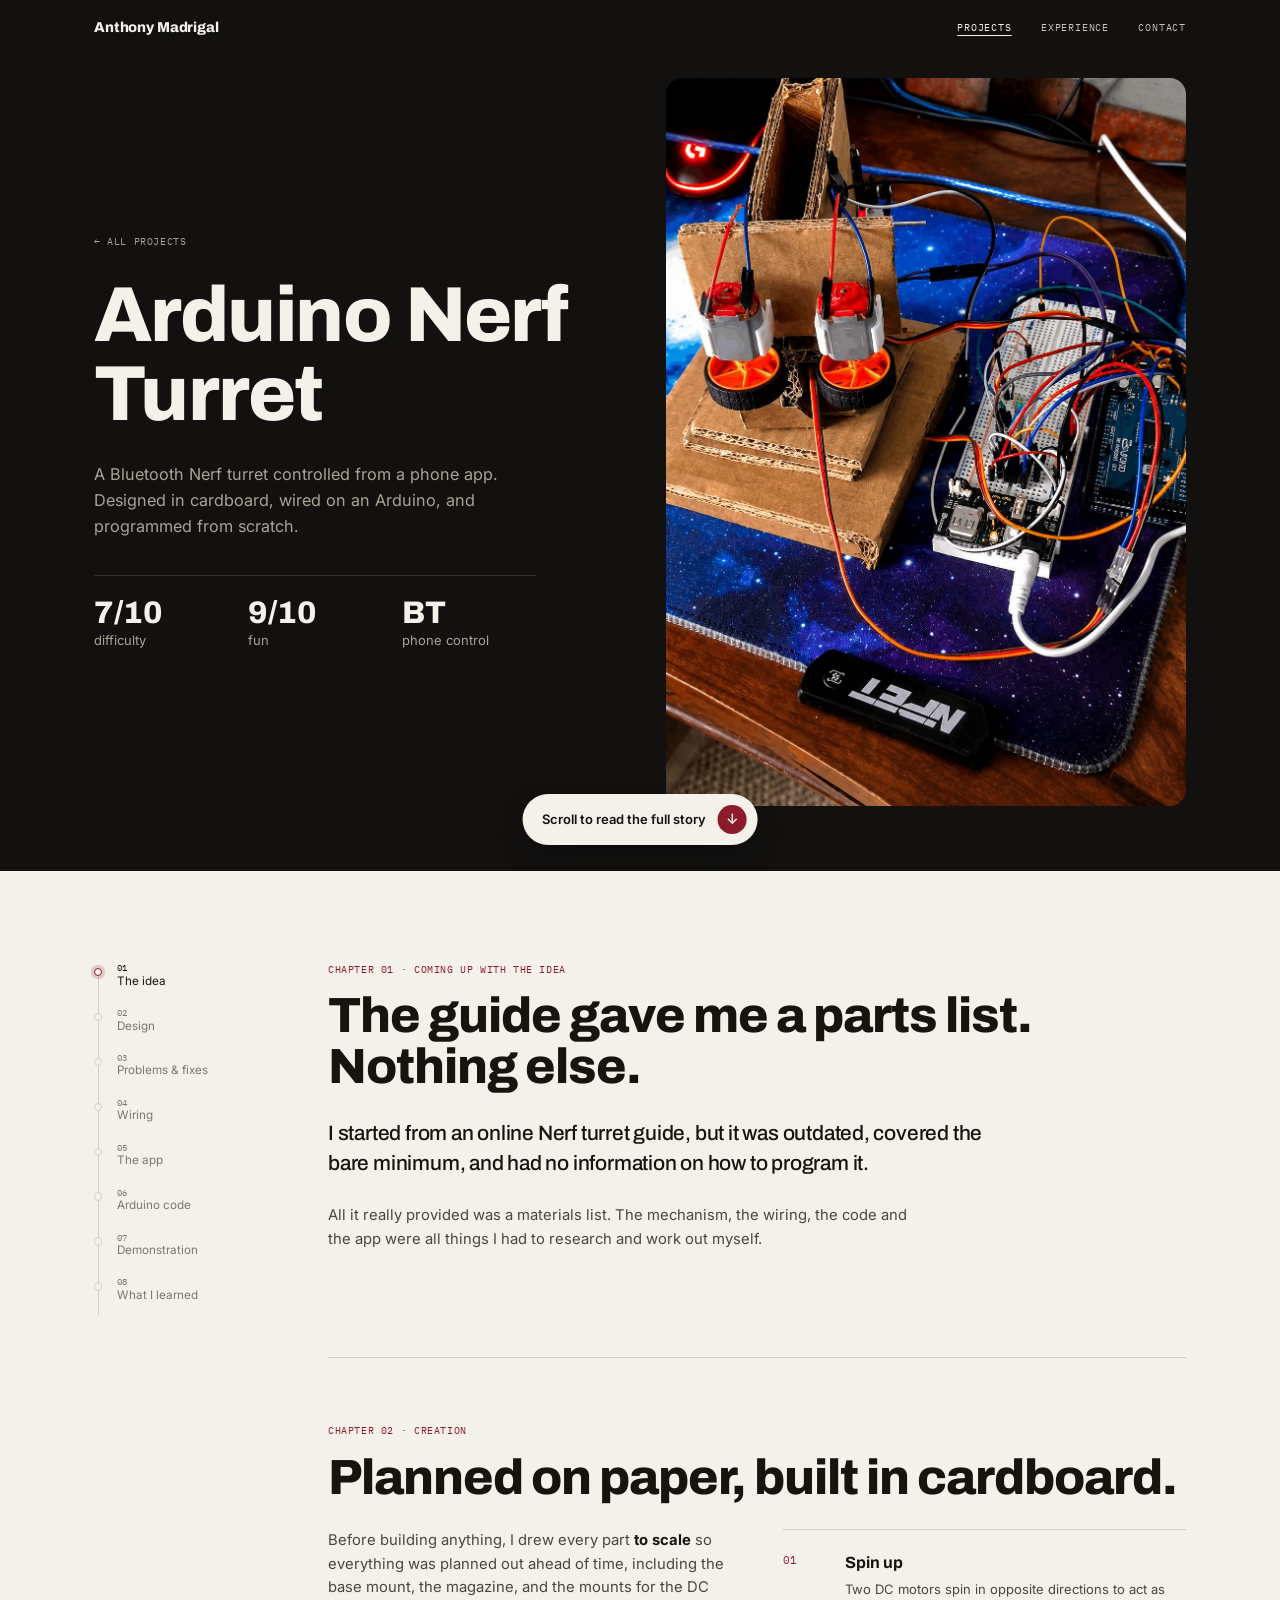
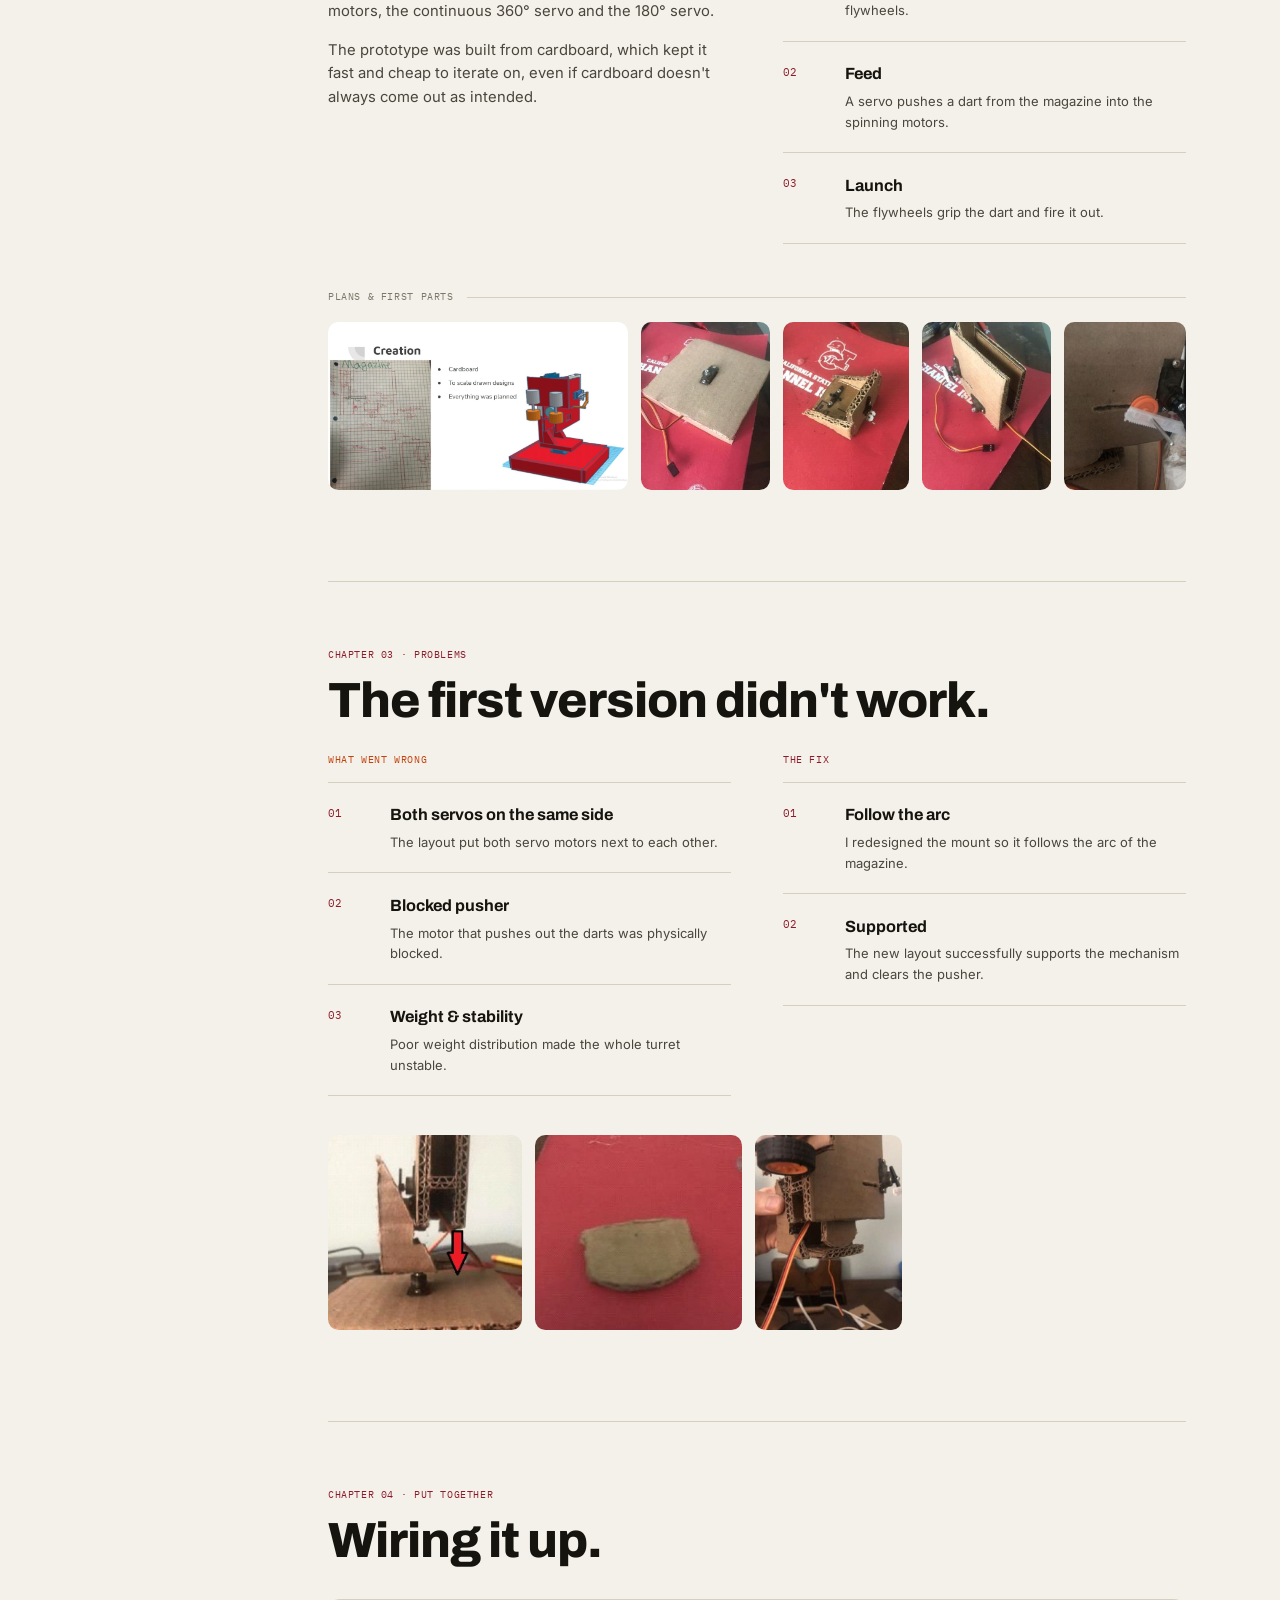
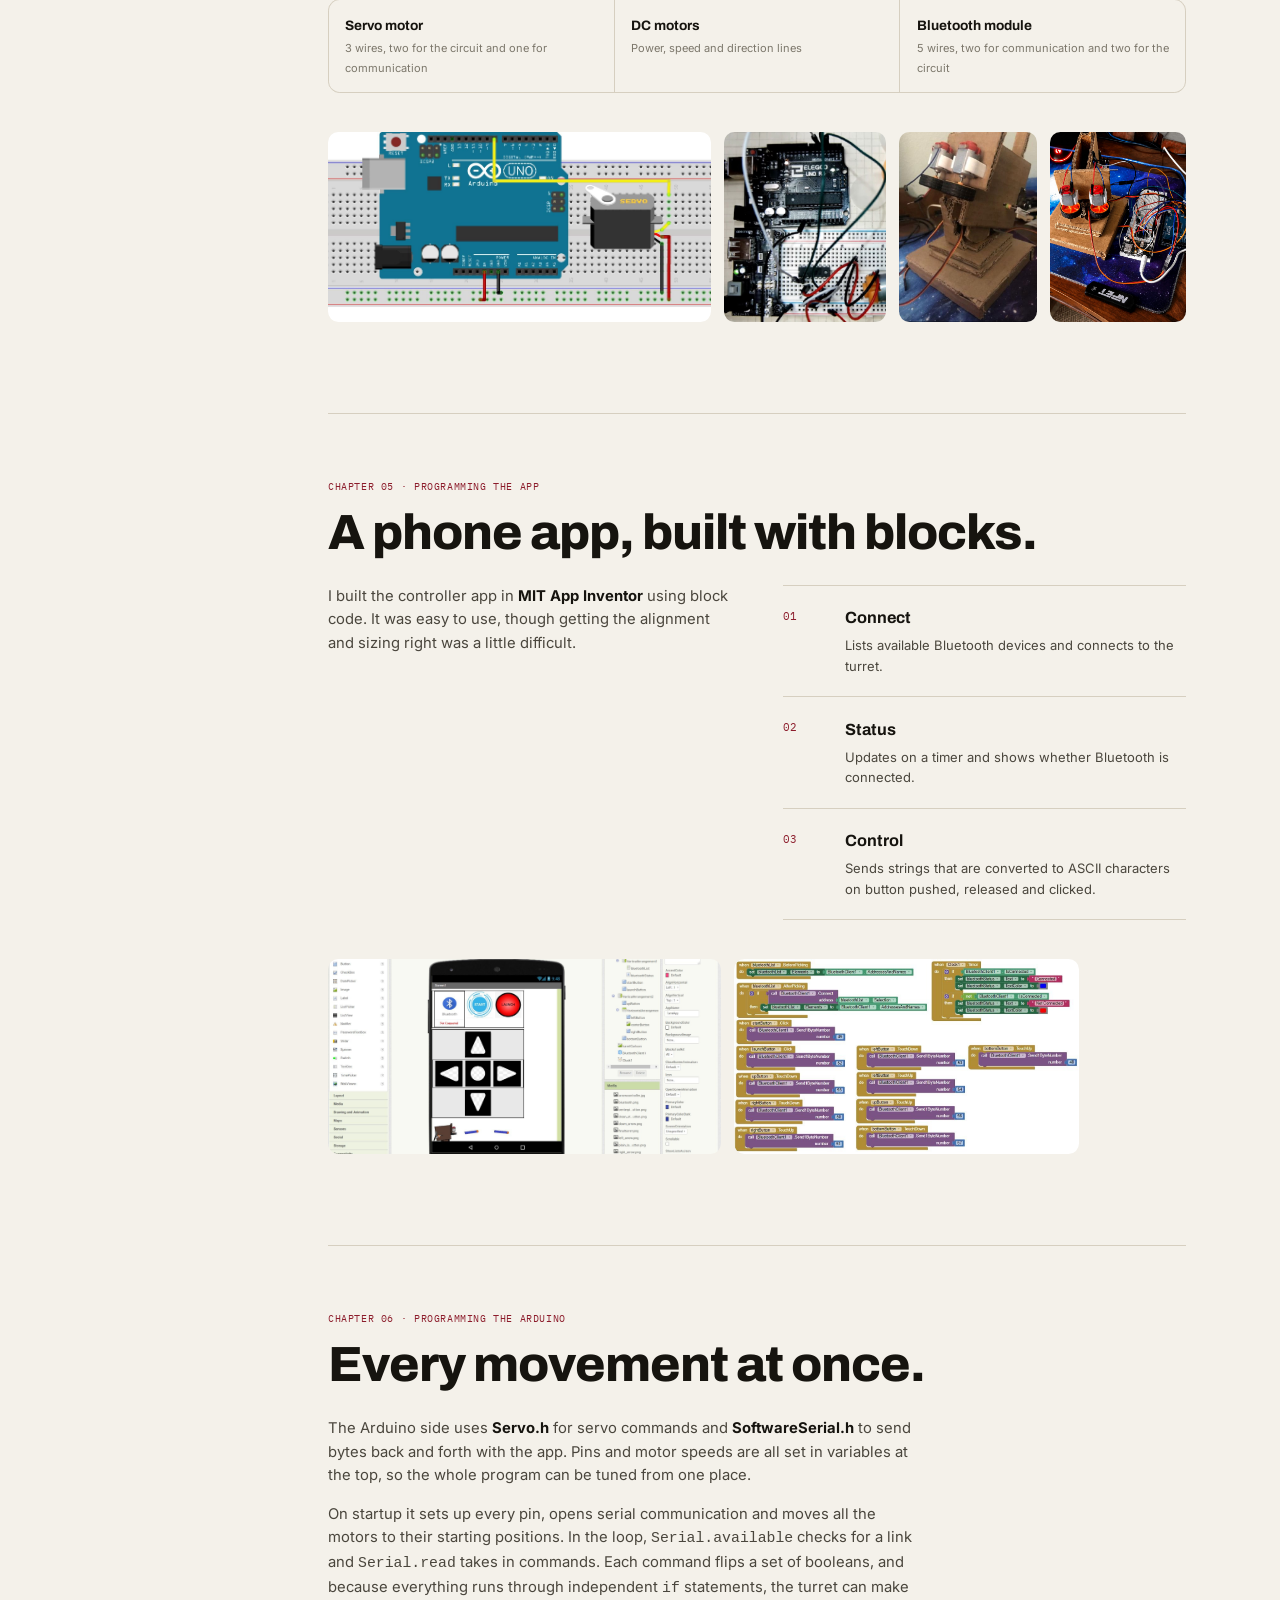
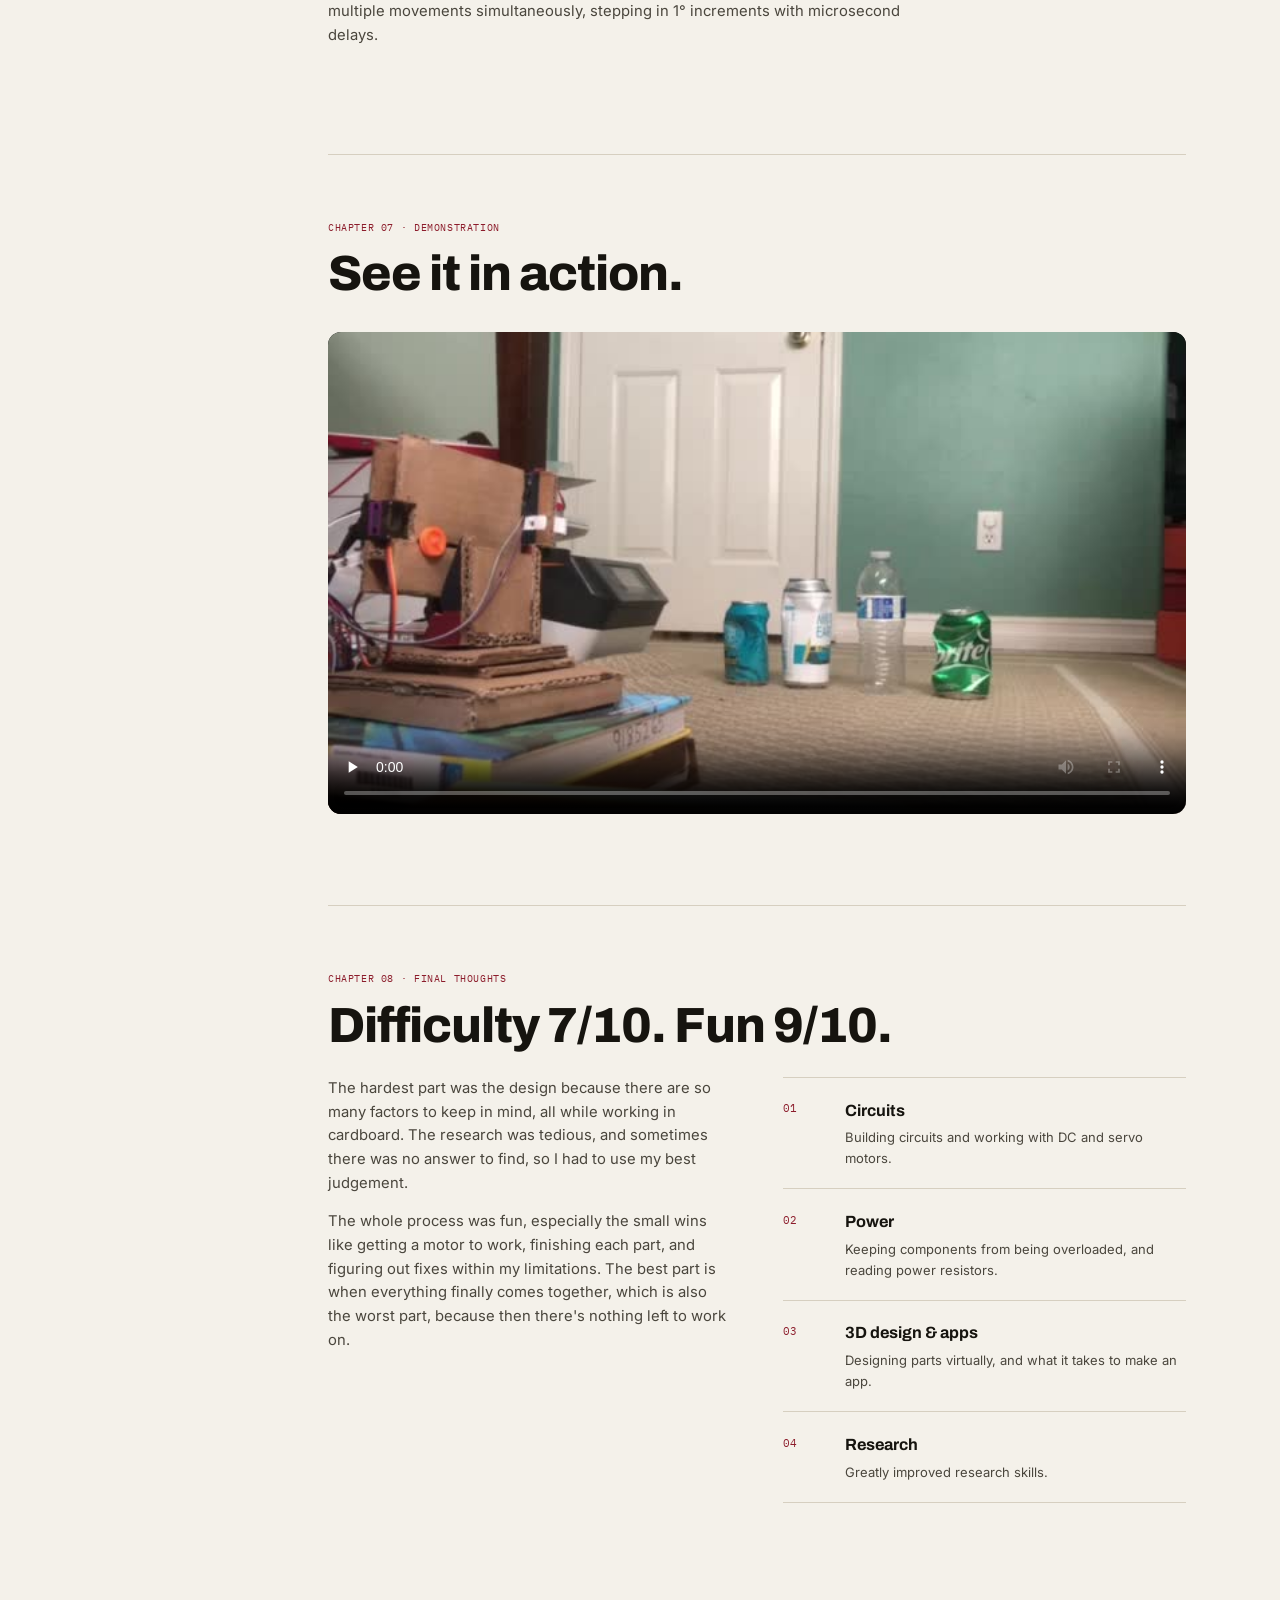
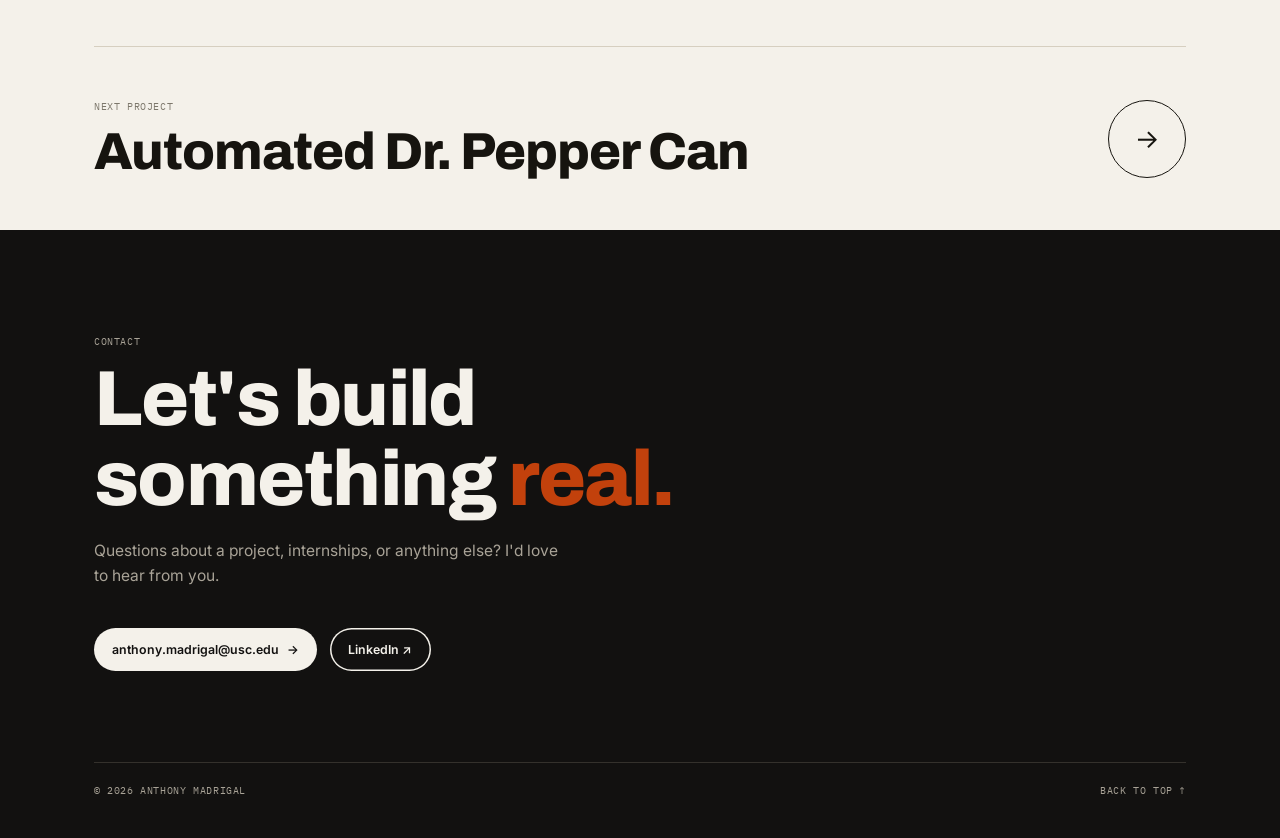
<file: projects/nerf-turret.html>
<!doctype html>
<html lang="en" class="no-js">
<head>
<meta charset="utf-8">
<meta name="viewport" content="width=device-width, initial-scale=1">
<title>Arduino Nerf Turret | Anthony Madrigal</title>
<meta name="description" content="A high school build. A Bluetooth Nerf turret, aimed and fired from a phone app I made in MIT App Inventor.">
<meta property="og:title" content="Arduino Nerf Turret | Anthony Madrigal">
<meta property="og:description" content="A high school build. A Bluetooth Nerf turret, aimed and fired from a phone app I made in MIT App Inventor.">
<link rel="icon" href="data:image/svg+xml,%3Csvg xmlns='http://www.w3.org/2000/svg' viewBox='0 0 64 64'%3E%3Crect width='64' height='64' rx='14' fill='%2316140f'/%3E%3Ctext x='32' y='43' font-family='Arial' font-weight='800' font-size='28' text-anchor='middle' fill='%23f4f1ea'%3EAM%3C/text%3E%3C/svg%3E">
<link rel="preconnect" href="https://fonts.googleapis.com">
<link rel="preconnect" href="https://fonts.gstatic.com" crossorigin>
<link href="https://fonts.googleapis.com/css2?family=Archivo:wght@500;700;800&family=IBM+Plex+Mono:wght@400;500&family=Inter:wght@400;500;600&display=swap" rel="stylesheet">
<link rel="stylesheet" href="../css/style.css">
</head>
<body id="top" class="project">
<div class="read-progress" aria-hidden="true"></div>
<header class="site-header on-dark">
  <div class="wrap">
    <a class="brand" href="../index.html">Anthony Madrigal</a>
    <nav class="nav" aria-label="Main">
      <a href="../index.html#projects" aria-current="page">Projects</a>
      <a href="../index.html#experience">Experience</a>
      <a href="../index.html#contact">Contact</a>
    </nav>
  </div>
</header>

<main>
  <section class="p-hero">
    <div class="wrap">
      <div>
        <p class="crumbs mono reveal"><a href="../index.html#projects">← All projects</a></p>
        <h1 class="reveal">Arduino Nerf Turret</h1>
        <p class="lede reveal">A Bluetooth Nerf turret controlled from a phone app. Designed in cardboard, wired on an Arduino, and programmed from scratch.</p>
        <div class="stats reveal"><div><b>7/10</b><span>difficulty</span></div><div><b>9/10</b><span>fun</span></div><div><b>BT</b><span>phone control</span></div></div>
      </div>
      <div class="media reveal"><img src="../images/turret/turret.jpg" alt="Arduino Nerf Turret"></div>
    </div>
    <a class="story-cue" href="#why"><span>Scroll to read the full story</span><span class="chev" aria-hidden="true">↓</span></a>
  </section>

  <div class="wrap">
    <div class="story">
      <aside class="rail" aria-label="Chapters">
        <ol>
          <span class="progress" aria-hidden="true"></span>
        <li><a href="#why"><small>01</small>The idea</a></li>
        <li><a href="#design"><small>02</small>Design</a></li>
        <li><a href="#problems"><small>03</small>Problems &amp; fixes</a></li>
        <li><a href="#wiring"><small>04</small>Wiring</a></li>
        <li><a href="#app"><small>05</small>The app</a></li>
        <li><a href="#code"><small>06</small>Arduino code</a></li>
        <li><a href="#demo"><small>07</small>Demonstration</a></li>
        <li><a href="#learned"><small>08</small>What I learned</a></li>
        </ol>
      </aside>
      <div>
        <section class="chapter" id="why">
          <p class="eyebrow mono reveal">Chapter 01 · Coming up with the idea</p>
          <h2 class="reveal">The guide gave me a parts list. Nothing else.</h2>
          <p class="text big reveal">I started from an online Nerf turret guide, but it was outdated, covered the bare minimum, and had no information on how to program it.</p>
          <div class="text reveal" style="margin-top:2rem"><p>All it really provided was a materials list. The mechanism, the wiring, the code and the app were all things I had to research and work out myself.</p></div>
        </section>
        <section class="chapter" id="design">
          <p class="eyebrow mono reveal">Chapter 02 · Creation</p>
          <h2 class="reveal">Planned on paper, built in cardboard.</h2>
          <div class="split">
            <div class="text reveal">
              <p>Before building anything, I drew every part <strong>to scale</strong> so everything was planned out ahead of time, including the base mount, the magazine, and the mounts for the DC motors, the continuous 360° servo and the 180° servo.</p>
              <p>The prototype was built from cardboard, which kept it fast and cheap to iterate on, even if cardboard doesn't always come out as intended.</p>
            </div>
            <ol class="steps reveal">
              <li><div><b>Spin up</b>Two DC motors spin in opposite directions to act as flywheels.</div></li>
              <li><div><b>Feed</b>A servo pushes a dart from the magazine into the spinning motors.</div></li>
              <li><div><b>Launch</b>The flywheels grip the dart and fire it out.</div></li>
            </ol>
          </div>
          <p class="gallery-label mono reveal">Plans &amp; first parts</p>
<div class="gallery  reveal">
  <figure style="--r:1.784"><img src="../images/turret/creation.jpg" alt="To-scale drawings and the planned model" loading="lazy" decoding="async"><figcaption>To-scale drawings and the planned model</figcaption></figure>
  <figure style="--r:0.767"><img src="../images/turret/base.jpg" alt="Base" loading="lazy" decoding="async"><figcaption>Base</figcaption></figure>
  <figure style="--r:0.75"><img src="../images/turret/mount.jpg" alt="Mount" loading="lazy" decoding="async"><figcaption>Mount</figcaption></figure>
  <figure style="--r:0.769"><img src="../images/turret/magazine.jpg" alt="Magazine (before DC motors)" loading="lazy" decoding="async"><figcaption>Magazine (before DC motors)</figcaption></figure>
  <figure style="--r:0.725"><img src="../images/turret/flywheels.jpg" alt="Servo feeding a dart into the flywheels" loading="lazy" decoding="async"><figcaption>Servo feeding a dart into the flywheels</figcaption></figure>
</div>
        </section>
        <section class="chapter" id="problems">
          <p class="eyebrow mono reveal">Chapter 03 · Problems</p>
          <h2 class="reveal">The first version didn't work.</h2>
          <div class="split">
            <div class="reveal">
              <p class="mono" style="color:var(--accent-2);margin-bottom:1rem">What went wrong</p>
              <ol class="steps">
                <li><div><b>Both servos on the same side</b>The layout put both servo motors next to each other.</div></li>
                <li><div><b>Blocked pusher</b>The motor that pushes out the darts was physically blocked.</div></li>
                <li><div><b>Weight &amp; stability</b>Poor weight distribution made the whole turret unstable.</div></li>
              </ol>
            </div>
            <div class="reveal">
              <p class="mono" style="color:var(--accent);margin-bottom:1rem">The fix</p>
              <ol class="steps">
                <li><div><b>Follow the arc</b>I redesigned the mount so it follows the arc of the magazine.</div></li>
                <li><div><b>Supported</b>The new layout successfully supports the mechanism and clears the pusher.</div></li>
              </ol>
            </div>
          </div>
<div class="gallery  reveal">
  <figure style="--r:0.993"><img src="../images/turret/problem-2.jpg" alt="The blocked pusher" loading="lazy" decoding="async"><figcaption>The blocked pusher</figcaption></figure>
  <figure style="--r:1.063"><img src="../images/turret/solution-1.jpg" alt="New piece cut to the magazine arc" loading="lazy" decoding="async"><figcaption>New piece cut to the magazine arc</figcaption></figure>
  <figure style="--r:0.756"><img src="../images/turret/solution-2.jpg" alt="Redesigned mount" loading="lazy" decoding="async"><figcaption>Redesigned mount</figcaption></figure>
</div>
        </section>
        <section class="chapter" id="wiring">
          <p class="eyebrow mono reveal">Chapter 04 · Put together</p>
          <h2 class="reveal">Wiring it up.</h2>
          <div class="bom reveal">
              <div><b>Servo motor</b><span>3 wires, two for the circuit and one for communication</span></div>
              <div><b>DC motors</b><span>Power, speed and direction lines</span></div>
              <div><b>Bluetooth module</b><span>5 wires, two for communication and two for the circuit</span></div>
          </div>
<div class="gallery  reveal">
  <figure style="--r:2.017"><img src="../images/turret/wiring-diagram.jpg" alt="Wiring diagram" loading="lazy" decoding="async"><figcaption>Wiring diagram</figcaption></figure>
  <figure style="--r:0.853"><img src="../images/turret/wiring.jpg" alt="Breadboard wiring" loading="lazy" decoding="async"><figcaption>Breadboard wiring</figcaption></figure>
  <figure style="--r:0.726"><img src="../images/turret/put-together.jpg" alt="Put together" loading="lazy" decoding="async"><figcaption>Put together</figcaption></figure>
  <figure style="--r:0.719"><img src="../images/turret/turret.jpg" alt="Electronics mounted" loading="lazy" decoding="async"><figcaption>Electronics mounted</figcaption></figure>
</div>
        </section>
        <section class="chapter" id="app">
          <p class="eyebrow mono reveal">Chapter 05 · Programming the app</p>
          <h2 class="reveal">A phone app, built with blocks.</h2>
          <div class="split">
            <div class="text reveal">
              <p>I built the controller app in <strong>MIT App Inventor</strong> using block code. It was easy to use, though getting the alignment and sizing right was a little difficult.</p>
            </div>
            <ol class="steps reveal">
              <li><div><b>Connect</b>Lists available Bluetooth devices and connects to the turret.</div></li>
              <li><div><b>Status</b>Updates on a timer and shows whether Bluetooth is connected.</div></li>
              <li><div><b>Control</b>Sends strings that are converted to ASCII characters on button pushed, released and clicked.</div></li>
            </ol>
          </div>
<div class="gallery  reveal">
  <figure style="--r:2.015"><img src="../images/turret/app-designer.jpg" alt="The app in MIT App Inventor" loading="lazy" decoding="async"><figcaption>The app in MIT App Inventor</figcaption></figure>
  <figure style="--r:1.769"><img src="../images/turret/app-blocks.jpg" alt="Bluetooth block code" loading="lazy" decoding="async"><figcaption>Bluetooth block code</figcaption></figure>
</div>
        </section>
        <section class="chapter" id="code">
          <p class="eyebrow mono reveal">Chapter 06 · Programming the Arduino</p>
          <h2 class="reveal">Every movement at once.</h2>
          <div class="text reveal">
            <p>The Arduino side uses <strong>Servo.h</strong> for servo commands and <strong>SoftwareSerial.h</strong> to send bytes back and forth with the app. Pins and motor speeds are all set in variables at the top, so the whole program can be tuned from one place.</p>
            <p>On startup it sets up every pin, opens serial communication and moves all the motors to their starting positions. In the loop, <code>Serial.available</code> checks for a link and <code>Serial.read</code> takes in commands. Each command flips a set of booleans, and because everything runs through independent <code>if</code> statements, the turret can make multiple movements simultaneously, stepping in 1° increments with microsecond delays.</p>
          </div>
        </section>
        <section class="chapter" id="demo">
          <p class="eyebrow mono reveal">Chapter 07 · Demonstration</p>
          <h2 class="reveal">See it in action.</h2>
          <div class="video reveal">
            <video controls playsinline preload="none" poster="../images/turret/demo-poster.jpg">
              <source src="../video/turret-demo.mp4" type="video/mp4">
            </video>
          </div>
        </section>
        <section class="chapter" id="learned">
          <p class="eyebrow mono reveal">Chapter 08 · Final thoughts</p>
          <h2 class="reveal">Difficulty 7/10. Fun 9/10.</h2>
          <div class="split">
            <div class="text reveal">
              <p>The hardest part was the design because there are so many factors to keep in mind, all while working in cardboard. The research was tedious, and sometimes there was no answer to find, so I had to use my best judgement.</p>
              <p>The whole process was fun, especially the small wins like getting a motor to work, finishing each part, and figuring out fixes within my limitations. The best part is when everything finally comes together, which is also the worst part, because then there's nothing left to work on.</p>
            </div>
            <ol class="steps reveal">
              <li><div><b>Circuits</b>Building circuits and working with DC and servo motors.</div></li>
              <li><div><b>Power</b>Keeping components from being overloaded, and reading power resistors.</div></li>
              <li><div><b>3D design &amp; apps</b>Designing parts virtually, and what it takes to make an app.</div></li>
              <li><div><b>Research</b>Greatly improved research skills.</div></li>
            </ol>
          </div>
        </section>

      </div>
    </div>

    <a class="next" href="dr-pepper-can.html">
      <div><p class="mono">Next project</p><h3>Automated Dr. Pepper Can</h3></div>
      <span class="circle" aria-hidden="true">→</span>
    </a>
  </div>
</main>
<footer class="contact" id="contact">
  <div class="wrap">
    <p class="mono" style="color:var(--on-dark-2)">Contact</p>
    <h2 class="reveal">Let's build<br>something <em>real.</em></h2>
    <p class="lede reveal">Questions about a project, internships, or anything else? I'd love to hear from you.</p>
    <div class="links reveal">
      <a class="btn" href="mailto:anthony.madrigal@usc.edu">anthony.madrigal@usc.edu <span class="arrow">→</span></a>
      <a class="btn ghost" href="https://www.linkedin.com/in/madrigalanthony" target="_blank" rel="noopener">LinkedIn ↗</a>
    </div>
    <div class="foot mono">
      <span>© <span id="yr">2026</span> Anthony Madrigal</span>
      <a href="#top" style="text-decoration:none">Back to top ↑</a>
    </div>
  </div>
</footer>
<script>document.getElementById('yr').textContent = new Date().getFullYear();</script>
<script src="../js/main.js"></script>
</body>
</html>
</file>
<file: css/style.css>
/* ==========================================================================
   Anthony Madrigal — portfolio
   Scaling: on screens wider than 900px the whole layout is sized in rem,
   and the root font-size is tied to the window width. A laptop therefore
   shows the same layout as a 27" monitor, just proportionally smaller.
   Phones get a stacked single-column layout instead.
   ========================================================================== */

:root {
  --paper: #f4f1ea;
  --paper-2: #ebe6db;
  --ink: #16140f;
  --ink-2: #4a463d;
  --ink-3: #7c776b;
  --line: #d6cfc0;
  --accent: #8c1c2b;      /* Dr Pepper maroon */
  --accent-2: #c2410c;    /* workshop orange */
  --dark: #121110;
  --dark-2: #1d1b18;
  --on-dark: #f4f1ea;
  --on-dark-2: #a9a397;

  --font-display: "Archivo", "Helvetica Neue", Arial, sans-serif;
  --font-body: "Inter", "Helvetica Neue", Arial, sans-serif;
  --font-mono: "IBM Plex Mono", ui-monospace, Menlo, monospace;

  --wrap: 92rem;
  --gutter: 4rem;
}

/* --- Proportional scaling ------------------------------------------------ */
/* 1920px wide -> 17.5px base; 1440px -> 14px; 2560px -> 23px. */
html { font-size: clamp(13px, calc(100vw / 110), 26px); }
@media (max-width: 900px) {
  html { font-size: 16px; }
  :root { --gutter: 1.25rem; }
}

*, *::before, *::after { box-sizing: border-box; }
html { scroll-behavior: smooth; -webkit-text-size-adjust: 100%; }
@media (prefers-reduced-motion: reduce) { html { scroll-behavior: auto; } }

body {
  margin: 0;
  background: var(--paper);
  color: var(--ink);
  font-family: var(--font-body);
  font-size: 1rem;
  line-height: 1.6;
  -webkit-font-smoothing: antialiased;
  overflow-x: hidden;
}
img { display: block; max-width: 100%; height: auto; }
a { color: inherit; }
h1, h2, h3 { font-family: var(--font-display); line-height: 1.02; margin: 0; letter-spacing: -0.02em; }
p { margin: 0 0 1em; }

.wrap { width: 100%; max-width: var(--wrap); margin: 0 auto; padding: 0 var(--gutter); }
.mono { font-family: var(--font-mono); font-size: 0.78rem; letter-spacing: 0.06em; text-transform: uppercase; }
.sr-only { position: absolute; width: 1px; height: 1px; overflow: hidden; clip: rect(0 0 0 0); }

/* --- Header ------------------------------------------------------------- */
.site-header {
  position: fixed; inset: 0 0 auto 0; z-index: 50;
  transition: background .3s, border-color .3s, color .3s;
  border-bottom: 1px solid transparent;
  color: var(--ink);
}
.site-header.on-dark { color: var(--on-dark); }
.site-header.scrolled {
  background: color-mix(in srgb, var(--paper) 88%, transparent);
  backdrop-filter: blur(10px); -webkit-backdrop-filter: blur(10px);
  border-color: var(--line); color: var(--ink);
}
.site-header .wrap { display: flex; align-items: center; justify-content: space-between; height: 4.25rem; }
.brand { font-family: var(--font-display); font-weight: 800; font-size: 1.1rem; text-decoration: none; letter-spacing: -0.01em; }
.nav { display: flex; gap: 2.25rem; }
.nav a { text-decoration: none; font-family: var(--font-mono); font-size: 0.78rem; letter-spacing: 0.08em; text-transform: uppercase; opacity: .8; }
.nav a:hover, .nav a[aria-current="page"] { opacity: 1; text-decoration: underline; text-underline-offset: .35em; }
@media (max-width: 900px) { .brand { font-size: .95rem; white-space: nowrap; } .nav { gap: .9rem; } .nav a { font-size: .66rem; letter-spacing: .05em; } }

/* --- Buttons ------------------------------------------------------------ */
.btn {
  display: inline-flex; align-items: center; gap: .6rem;
  padding: .9rem 1.4rem; border-radius: 999px;
  background: var(--ink); color: var(--paper);
  text-decoration: none; font-weight: 600; font-size: .95rem;
  transition: transform .2s, background .2s;
}
.btn:hover { transform: translateY(-2px); background: var(--accent); }
.btn.ghost { background: transparent; color: inherit; box-shadow: inset 0 0 0 1.5px currentColor; }
.btn.ghost:hover { background: var(--ink); color: var(--paper); }
.btn .arrow { transition: transform .2s; }
.btn:hover .arrow { transform: translateX(3px); }

/* --- Home hero ---------------------------------------------------------- */
.home-hero { min-height: 100vh; display: grid; align-items: center; padding: 7rem 0 4rem; position: relative; }
.home-hero .wrap { display: grid; grid-template-columns: 1.15fr 1fr; gap: 5rem; align-items: center; }
.home-hero .kicker { color: var(--accent); margin-bottom: 1.5rem; }
.home-hero h1 { font-size: 6.4rem; font-weight: 800; }
.home-hero h1 span { display: block; color: var(--ink-3); }
.home-hero .lede { font-size: 1.3rem; color: var(--ink-2); max-width: 32rem; margin: 2rem 0 2.5rem; }
.home-hero .actions { display: flex; gap: 1rem; flex-wrap: wrap; }
.hero-stack { position: relative; aspect-ratio: 4 / 4.4; }
.hero-stack > a { position: absolute; display: block; border-radius: 1rem; overflow: hidden; box-shadow: 0 1.5rem 3rem -1.5rem rgba(22,20,15,.45); transition: transform .35s cubic-bezier(.2,.7,.2,1); }
.hero-stack > a:hover { transform: translateY(-.35rem); }
.hero-stack figure { position: relative; margin: 0; width: 100%; height: 100%; }
.hero-stack img { width: 100%; height: 100%; object-fit: cover; }
.hero-stack .a { inset: 0 24% 8% 0; }
.hero-stack .a img { object-position: 50% 35%; }
/* The shredder render is a landscape CAD image on white, so show all of it */
.hero-stack .b { width: 54%; aspect-ratio: 4/3; right: 0; bottom: 0; border: .4rem solid var(--paper); background: #fff; }
.hero-stack .b img { object-fit: contain; padding: .5rem; }
.hero-stack .tag {
  position: absolute; left: 1rem; bottom: 1rem; background: var(--paper); color: var(--ink);
  padding: .4rem .7rem; border-radius: .4rem;
}
.scroll-cue { position: absolute; left: 50%; bottom: 1.75rem; transform: translateX(-50%); color: var(--ink-3); display: flex; flex-direction: column; align-items: center; gap: .5rem; }
.scroll-cue::after { content: ""; width: 1px; height: 2.5rem; background: currentColor; animation: cue 2s infinite; transform-origin: top; }
@keyframes cue { 0% { transform: scaleY(0); } 50% { transform: scaleY(1); transform-origin: top; } 51% { transform-origin: bottom; } 100% { transform: scaleY(0); transform-origin: bottom; } }

/* --- Section headings --------------------------------------------------- */
.section { padding: 8rem 0; }
.section-head { display: flex; justify-content: space-between; align-items: end; gap: 2rem; margin-bottom: 3.5rem; border-bottom: 1px solid var(--line); padding-bottom: 1.5rem; }
.section-head h2 { font-size: 3.6rem; font-weight: 800; }
.section-head .mono { color: var(--ink-3); }

/* --- Featured project (home) -------------------------------------------- */
.featured {
  display: grid; grid-template-columns: 1fr 1.1fr; min-height: 44rem;
  background: var(--dark); color: var(--on-dark); border-radius: 1.5rem; overflow: hidden; text-decoration: none;
}
.featured .media { position: relative; overflow: hidden; }
.featured .media img { width: 100%; height: 100%; object-fit: cover; transition: transform .8s cubic-bezier(.2,.7,.2,1); }
.featured:hover .media img { transform: scale(1.04); }
.featured .body { padding: 4rem; display: flex; flex-direction: column; justify-content: space-between; gap: 2rem; }
.featured .label { color: var(--accent-2); }
.featured h3 { font-size: 4.2rem; font-weight: 800; margin: 1rem 0 1.5rem; }
.featured p { color: var(--on-dark-2); font-size: 1.12rem; max-width: 34rem; }
.stats { display: grid; grid-template-columns: repeat(3, 1fr); gap: 1.5rem; border-top: 1px solid #34312c; padding-top: 1.75rem; }
.stats b { display: block; font-family: var(--font-display); font-size: 2.4rem; font-weight: 800; line-height: 1; color: var(--on-dark); }
.stats span { color: var(--on-dark-2); }
.featured .go { display: inline-flex; gap: .6rem; align-items: center; font-weight: 600; }

/* --- Project list (home) ------------------------------------------------ */
.project-row {
  display: grid; grid-template-columns: 6rem 1fr 26rem; gap: 3rem; align-items: center;
  padding: 2.5rem 0; border-bottom: 1px solid var(--line); text-decoration: none;
}
.project-row .num { color: var(--ink-3); }
.project-row h3 { font-size: 2.8rem; font-weight: 800; transition: color .2s; }
.project-row p { color: var(--ink-2); margin: .75rem 0 0; max-width: 40rem; }
.project-row .thumb { aspect-ratio: 16/10; border-radius: .9rem; overflow: hidden; background: var(--paper-2); }
.project-row .thumb img { width: 100%; height: 100%; object-fit: cover; transition: transform .6s; }
.project-row:hover h3 { color: var(--accent); }
.project-row:hover .thumb img { transform: scale(1.05); }
.chip-list { display: flex; flex-wrap: wrap; gap: .5rem; margin-top: 1rem; }
.chip { font-family: var(--font-mono); font-size: .7rem; letter-spacing: .05em; text-transform: uppercase; padding: .3rem .6rem; border: 1px solid var(--line); border-radius: 999px; color: var(--ink-2); }

/* --- Workbench band ----------------------------------------------------- */
.band { position: relative; height: 34rem; overflow: hidden; }
.band img { position: absolute; inset: -10% 0; width: 100%; height: 120%; object-fit: cover; will-change: transform; }
.band::after { content: ""; position: absolute; inset: 0; background: linear-gradient(90deg, rgba(18,17,16,.75), rgba(18,17,16,.1) 70%); }
.band .wrap { position: relative; z-index: 1; height: 100%; display: flex; align-items: center; color: var(--on-dark); }
.band blockquote { margin: 0; font-family: var(--font-display); font-size: 3rem; font-weight: 700; line-height: 1.1; max-width: 40rem; letter-spacing: -.02em; }

/* --- Logos -------------------------------------------------------------- */
.logos { display: grid; grid-template-columns: repeat(3, 1fr); gap: 1px; background: var(--line); border: 1px solid var(--line); border-radius: 1rem; overflow: hidden; }
.logos figure { margin: 0; background: var(--paper); display: flex; flex-direction: column; align-items: center; justify-content: center; gap: 1rem; padding: 2.5rem 1rem; }
.logos img { height: 5rem; width: auto; object-fit: contain; filter: grayscale(1); opacity: .8; transition: filter .3s, opacity .3s; }
.logos figure:hover img { filter: none; opacity: 1; }
.logos figcaption { color: var(--ink-3); text-align: center; }
.logos .wordmark { height: 5rem; display: flex; align-items: center; font-family: var(--font-display); font-weight: 800; font-size: 2.2rem; letter-spacing: -0.03em; color: var(--ink-2); transition: color .3s; }
.logos figure:hover .wordmark { color: var(--ink); }

/* --- Contact / footer --------------------------------------------------- */
.contact { background: var(--dark); color: var(--on-dark); padding: 8rem 0 3rem; }
.contact h2 { font-size: 6rem; font-weight: 800; }
.contact h2 em { font-style: normal; color: var(--accent-2); }
.contact .lede { color: var(--on-dark-2); font-size: 1.2rem; max-width: 36rem; margin: 1.5rem 0 3rem; }
.contact .links { display: flex; flex-wrap: wrap; gap: 1rem; }
.contact .btn { background: var(--on-dark); color: var(--dark); }
.contact .btn:hover { background: var(--accent-2); color: var(--on-dark); }
.contact .btn.ghost { background: transparent; color: var(--on-dark); }
.contact .btn.ghost:hover { background: var(--on-dark); color: var(--dark); }
.foot { display: flex; justify-content: space-between; margin-top: 7rem; padding-top: 1.5rem; border-top: 1px solid #34312c; color: var(--on-dark-2); }

/* ==========================================================================
   Project "story" pages
   ========================================================================== */
.p-hero { min-height: 100vh; background: var(--dark); color: var(--on-dark); display: grid; position: relative; overflow: hidden; }
.p-hero .wrap { display: grid; grid-template-columns: 1fr 1fr; gap: 4rem; align-items: center; padding-top: 6rem; padding-bottom: 5rem; }
.p-hero .crumbs { color: var(--on-dark-2); margin-bottom: 2rem; }
.p-hero .crumbs a { text-decoration: none; }
.p-hero .crumbs a:hover { color: var(--on-dark); }
.p-hero h1 { font-size: 6rem; font-weight: 800; }
.p-hero .lede { color: var(--on-dark-2); font-size: 1.25rem; margin: 2rem 0 2.75rem; max-width: 32rem; }
.p-hero .stats { max-width: 34rem; }
.p-hero .media { position: relative; height: 82vh; max-height: 56rem; border-radius: 1.25rem; overflow: hidden; }
.p-hero .media img { width: 100%; height: 100%; object-fit: cover; }
.p-hero .scroll-cue { color: var(--on-dark-2); }

/* Story layout: sticky chapter rail + content */
.story { display: grid; grid-template-columns: 14rem 1fr; gap: 4rem; padding-top: 7rem; padding-bottom: 4rem; }
.rail { position: sticky; top: 7rem; align-self: start; }
.rail ol { list-style: none; margin: 0; padding: 0; position: relative; }
.rail ol::before { content: ""; position: absolute; left: .3rem; top: .5rem; bottom: .5rem; width: 1px; background: var(--line); }
.rail .progress { position: absolute; left: .3rem; top: .5rem; width: 1px; background: var(--accent); height: 0; transition: height .15s linear; }
.rail li { position: relative; padding: 0 0 1.35rem 1.75rem; }
.rail li::before { content: ""; position: absolute; left: 0; top: .45rem; width: .65rem; height: .65rem; border-radius: 50%; background: var(--paper); border: 1.5px solid var(--line); transition: all .25s; }
.rail li.done::before { background: var(--accent); border-color: var(--accent); }
.rail li.active::before { background: var(--paper); border-color: var(--accent); box-shadow: 0 0 0 .25rem color-mix(in srgb, var(--accent) 18%, transparent); }
.rail a { text-decoration: none; color: var(--ink-3); font-size: .9rem; display: block; line-height: 1.35; transition: color .2s; }
.rail a small { display: block; font-family: var(--font-mono); font-size: .66rem; letter-spacing: .08em; }
.rail li.active a, .rail a:hover { color: var(--ink); }

.chapter { padding-bottom: 7rem; scroll-margin-top: 6rem; }
.chapter + .chapter { border-top: 1px solid var(--line); padding-top: 5rem; }
.chapter .eyebrow { color: var(--accent); margin-bottom: 1rem; }
.chapter h2 { font-size: 3.8rem; font-weight: 800; margin-bottom: 2rem; }
.chapter .text { max-width: 46rem; font-size: 1.14rem; color: var(--ink-2); }
.chapter .text strong { color: var(--ink); }
.chapter .text.big { font-size: 1.6rem; line-height: 1.45; color: var(--ink); font-family: var(--font-display); font-weight: 500; letter-spacing: -.01em; max-width: 52rem; }

.split { display: grid; grid-template-columns: 1fr 1fr; gap: 4rem; align-items: start; }
.split .sticky { position: sticky; top: 7rem; }

/* How-it-works steps */
.steps { list-style: none; margin: 0; padding: 0; counter-reset: s; }
.steps li { counter-increment: s; display: grid; grid-template-columns: 3.5rem 1fr; gap: 1.25rem; padding: 1.5rem 0; border-top: 1px solid var(--line); color: var(--ink-2); }
.steps li:last-child { border-bottom: 1px solid var(--line); }
.steps li::before { content: counter(s, decimal-leading-zero); font-family: var(--font-mono); font-size: .85rem; color: var(--accent); padding-top: .2rem; }
.steps b { display: block; color: var(--ink); font-family: var(--font-display); font-size: 1.25rem; margin-bottom: .3rem; }

/* Bill of materials */
.bom { display: grid; grid-template-columns: repeat(3, 1fr); gap: 1px; background: var(--line); border: 1px solid var(--line); border-radius: .9rem; overflow: hidden; margin: 2.5rem 0 0; }
.bom div { background: var(--paper); padding: 1.1rem 1.25rem; }
.bom b { display: block; font-family: var(--font-display); font-size: 1.05rem; }
.bom span { color: var(--ink-3); font-size: .85rem; }

/* Justified galleries: each figure grows by its aspect ratio (--r) */
.gallery { display: flex; flex-wrap: wrap; gap: 1rem; margin-top: 3rem; }
/* Invisible filler so a lone photo on the last row doesn't stretch full width */
.gallery::after { content: ""; flex: 140 1 0; min-width: 0; }
.gallery.single::after { display: none; }
.gallery figure { margin: 0; flex: calc(var(--r) * 100) 1 calc(var(--r) * 15rem); max-width: 100%; position: relative; border-radius: .8rem; overflow: hidden; background: var(--paper-2); cursor: zoom-in; }
.gallery figure img { width: 100%; height: 100%; object-fit: cover; aspect-ratio: var(--r); transition: transform .5s; }
.gallery figure:hover img { transform: scale(1.03); }
.gallery figcaption { position: absolute; left: .6rem; bottom: .6rem; background: rgba(18,17,16,.78); color: var(--on-dark); padding: .3rem .55rem; border-radius: .35rem; font-size: .75rem; opacity: 0; transform: translateY(.3rem); transition: all .25s; }
.gallery figure:hover figcaption, .gallery figure:focus-visible figcaption { opacity: 1; transform: none; }
.gallery.cad figure { background: #fff; }
.gallery.cad figure img { object-fit: contain; }
.gallery-label { margin-top: 3.5rem; color: var(--ink-3); display: flex; align-items: center; gap: 1rem; }
.gallery-label::after { content: ""; flex: 1; height: 1px; background: var(--line); }
.gallery-label + .gallery { margin-top: 1.25rem; }

/* Video */
.video { position: relative; aspect-ratio: 16/9; border-radius: 1rem; overflow: hidden; background: #000; margin-top: 2.5rem; }
.video iframe, .video button, .video video { position: absolute; inset: 0; width: 100%; height: 100%; border: 0; }
.video button { cursor: pointer; padding: 0; background: #000; }
.video button img { width: 100%; height: 100%; object-fit: cover; opacity: .8; transition: opacity .3s; }
.video button:hover img { opacity: 1; }
.video .play { position: absolute; left: 50%; top: 50%; transform: translate(-50%,-50%); width: 6rem; height: 6rem; border-radius: 50%; background: var(--paper); display: grid; place-items: center; transition: transform .25s; }
.video button:hover .play { transform: translate(-50%,-50%) scale(1.08); }
.video .play::before { content: ""; border-style: solid; border-width: 1.1rem 0 1.1rem 1.8rem; border-color: transparent transparent transparent var(--ink); margin-left: .4rem; }

/* Finale */
.finale { position: relative; border-radius: 1.5rem; overflow: hidden; background: var(--dark); color: var(--on-dark); display: grid; grid-template-columns: 1fr 1fr; min-height: 44rem; }
.finale img { width: 100%; height: 100%; object-fit: cover; }
.finale .body { padding: 4rem; display: flex; flex-direction: column; justify-content: center; }
.finale h2 { font-size: 3.6rem; font-weight: 800; margin: 1rem 0 1.5rem; }
.finale p { color: var(--on-dark-2); font-size: 1.12rem; }

/* Placeholder note for unwritten sections */
.todo { border: 1.5px dashed var(--accent-2); color: var(--ink-2); border-radius: .8rem; padding: 1.25rem 1.5rem; max-width: 46rem; background: color-mix(in srgb, var(--accent-2) 6%, transparent); }
.todo b { color: var(--accent-2); }

/* Next project */
.next { display: grid; grid-template-columns: 1fr auto; align-items: center; gap: 2rem; padding: 4rem 0; border-top: 1px solid var(--line); text-decoration: none; }
.next h3 { font-size: 4rem; font-weight: 800; transition: color .2s; }
.next .mono { color: var(--ink-3); margin-bottom: .75rem; }
.next .circle { width: 6rem; height: 6rem; border-radius: 50%; border: 1.5px solid var(--ink); display: grid; place-items: center; font-size: 2rem; transition: all .25s; }
.next:hover h3 { color: var(--accent); }
.next:hover .circle { background: var(--ink); color: var(--paper); transform: translateX(.5rem); }

/* Lightbox */
.lightbox { position: fixed; inset: 0; z-index: 100; background: rgba(12,11,10,.94); display: none; align-items: center; justify-content: center; padding: 3rem; }
.lightbox.open { display: flex; }
.lightbox img { max-width: 100%; max-height: 100%; border-radius: .5rem; }
.lightbox button { position: absolute; background: none; border: 0; color: var(--on-dark); font-size: 2rem; cursor: pointer; padding: 1rem; line-height: 1; }
.lightbox .close { top: 1rem; right: 1.25rem; }
.lightbox .prev { left: 1rem; top: 50%; transform: translateY(-50%); }
.lightbox .nextb { right: 1rem; top: 50%; transform: translateY(-50%); }
.lightbox .cap { position: absolute; bottom: 1.25rem; left: 0; right: 0; text-align: center; color: var(--on-dark-2); }

/* Reveal on scroll */
.reveal { opacity: 0; transform: translateY(1.5rem); transition: opacity .8s cubic-bezier(.2,.7,.2,1), transform .8s cubic-bezier(.2,.7,.2,1); }
.reveal.in { opacity: 1; transform: none; }
.no-js .reveal { opacity: 1; transform: none; }
@media (prefers-reduced-motion: reduce) {
  .reveal { opacity: 1; transform: none; transition: none; }
  .scroll-cue::after { animation: none; }
}

/* ==========================================================================
   Phone / small tablet layout
   ========================================================================== */
@media (max-width: 900px) {
  .home-hero { min-height: auto; padding: 6rem 0 3rem; }
  .home-hero .wrap, .p-hero .wrap { grid-template-columns: 1fr; gap: 2.5rem; }
  .home-hero h1 { font-size: 3.4rem; }
  .home-hero .lede { font-size: 1.1rem; margin: 1.25rem 0 1.75rem; }
  .scroll-cue { display: none; }
  .section { padding: 4.5rem 0; }
  .section-head { flex-direction: column; align-items: start; gap: .5rem; margin-bottom: 2rem; }
  .section-head h2 { font-size: 2.3rem; }
  .featured { grid-template-columns: 1fr; min-height: 0; }
  .featured .media { aspect-ratio: 4/3; }
  .featured .body { padding: 1.75rem; }
  .featured h3 { font-size: 2.3rem; }
  .stats b { font-size: 1.6rem; }
  .stats { gap: 1rem; }
  .project-row { grid-template-columns: 1fr; gap: 1rem; padding: 2rem 0; }
  .project-row .thumb { order: -1; }
  .project-row h3 { font-size: 1.9rem; }
  .band { height: 22rem; }
  .band blockquote { font-size: 1.8rem; }
  .logos { grid-template-columns: repeat(3, 1fr); }
  .logos figure { padding: 1.5rem .5rem; gap: .6rem; }
  .logos img, .logos .wordmark { height: 3rem; }
  .logos .wordmark { font-size: 1.3rem; }
  .logos figcaption { font-size: .6rem; }
  .contact { padding: 5rem 0 2rem; }
  .contact h2 { font-size: 3.2rem; }
  .foot { flex-direction: column; gap: .5rem; margin-top: 4rem; }

  .p-hero { min-height: auto; }
  .p-hero .wrap { padding-top: 5.5rem; padding-bottom: 3rem; }
  .p-hero h1 { font-size: 3rem; }
  .p-hero .lede { font-size: 1.1rem; margin: 1.25rem 0 1.75rem; }
  .p-hero .media { height: auto; aspect-ratio: 3/4; }
  .story { grid-template-columns: 1fr; padding-top: 3.5rem; gap: 0; }
  .rail { display: none; }
  .chapter { padding-bottom: 4rem; }
  .chapter + .chapter { padding-top: 3.5rem; }
  .chapter h2 { font-size: 2.3rem; margin-bottom: 1.25rem; }
  .chapter .text { font-size: 1.02rem; }
  .chapter .text.big { font-size: 1.25rem; }
  .split { grid-template-columns: 1fr; gap: 2rem; }
  .split .sticky { position: static; }
  .bom { grid-template-columns: 1fr 1fr; }
  .gallery { gap: .6rem; margin-top: 2rem; }
  .gallery figure { flex-basis: calc(var(--r) * 7rem); }
  .finale { grid-template-columns: 1fr; min-height: 0; }
  .finale .body { padding: 1.75rem; }
  .finale h2 { font-size: 2.2rem; }
  .next h3 { font-size: 2.2rem; }
  .next .circle { width: 3.5rem; height: 3.5rem; font-size: 1.3rem; }
  .lightbox { padding: 3.5rem .5rem; }
}

/* When JavaScript lays the gallery out, it sets each photo's exact width */
.gallery.js::after { display: none; }
.gallery.js figure { flex: none; max-width: none; }

/* --- Clickable logos ----------------------------------------------------- */
.logos .logo-link { display: block; background: var(--paper); text-decoration: none; color: inherit; }
.logos .logo-link figure { height: 100%; transition: background .25s; }
.logos .logo-link:hover figure, .logos .logo-link:focus-visible figure { background: var(--paper-2); }
.logos .logo-link:hover img { filter: none; opacity: 1; }
.logos .logo-link:hover .wordmark { color: var(--ink); }
.logos .logo-link:hover figcaption { color: var(--ink); }
.logos .ext { display: inline-block; opacity: 0; transform: translate(-.2rem, .2rem); transition: opacity .25s, transform .25s; }
.logos .logo-link:hover .ext, .logos .logo-link:focus-visible .ext { opacity: 1; transform: none; }
@media (hover: none) { .logos .ext { opacity: .7; transform: none; } }

/* --- "Scroll to read the story" cue on project pages --------------------- */
.p-hero { min-height: 94vh; }
.story-cue {
  position: absolute; left: 50%; bottom: 2rem; transform: translateX(-50%); z-index: 2;
  display: inline-flex; align-items: center; gap: .9rem;
  padding: .85rem .85rem .85rem 1.5rem; border-radius: 999px;
  background: var(--on-dark); color: var(--dark); text-decoration: none;
  font-weight: 600; font-size: 1rem; box-shadow: 0 1rem 2.5rem -1rem rgba(0,0,0,.6);
  transition: background .2s, color .2s;
}
.story-cue .chev {
  width: 2.2rem; height: 2.2rem; border-radius: 50%; display: grid; place-items: center;
  background: var(--accent); color: var(--on-dark); font-size: 1.1rem;
  animation: bob 1.6s ease-in-out infinite;
}
.story-cue:hover { background: var(--accent-2); color: var(--on-dark); }
.story-cue:hover .chev { background: var(--dark); }
@keyframes bob { 0%, 100% { transform: translateY(-.15rem); } 50% { transform: translateY(.3rem); } }

/* Thin reading-progress bar along the top of project pages */
.read-progress { position: fixed; top: 0; left: 0; height: 3px; width: 100%; z-index: 60; background: var(--accent-2); transform-origin: 0 50%; transform: scaleX(0); }

@media (prefers-reduced-motion: reduce) { .story-cue .chev { animation: none; } }
@media (max-width: 900px) {
  .p-hero { min-height: auto; }
  .p-hero .wrap { padding-bottom: 6.5rem; }
  /* On phones the hero is taller than the screen, so pin the cue to the bottom of the screen */
  .story-cue { position: fixed; bottom: 1.25rem; font-size: .95rem; white-space: nowrap; transition: opacity .3s, transform .3s, background .2s; }
  .story-cue.gone { opacity: 0; transform: translate(-50%, 1rem); pointer-events: none; }
}

/* Home hero labels sit at the top so the overlapping card never hides them */
.hero-stack .a .tag { top: 1rem; bottom: auto; }
.hero-stack .b img { padding: 2.6rem .6rem .6rem; }
.hero-stack .b .tag { top: .6rem; left: .6rem; bottom: auto; }
@media (max-width: 900px) {
  .hero-stack .tag { font-size: .62rem; padding: .3rem .5rem; }
  .hero-stack .b img { padding-top: 2rem; }
}
</file>
